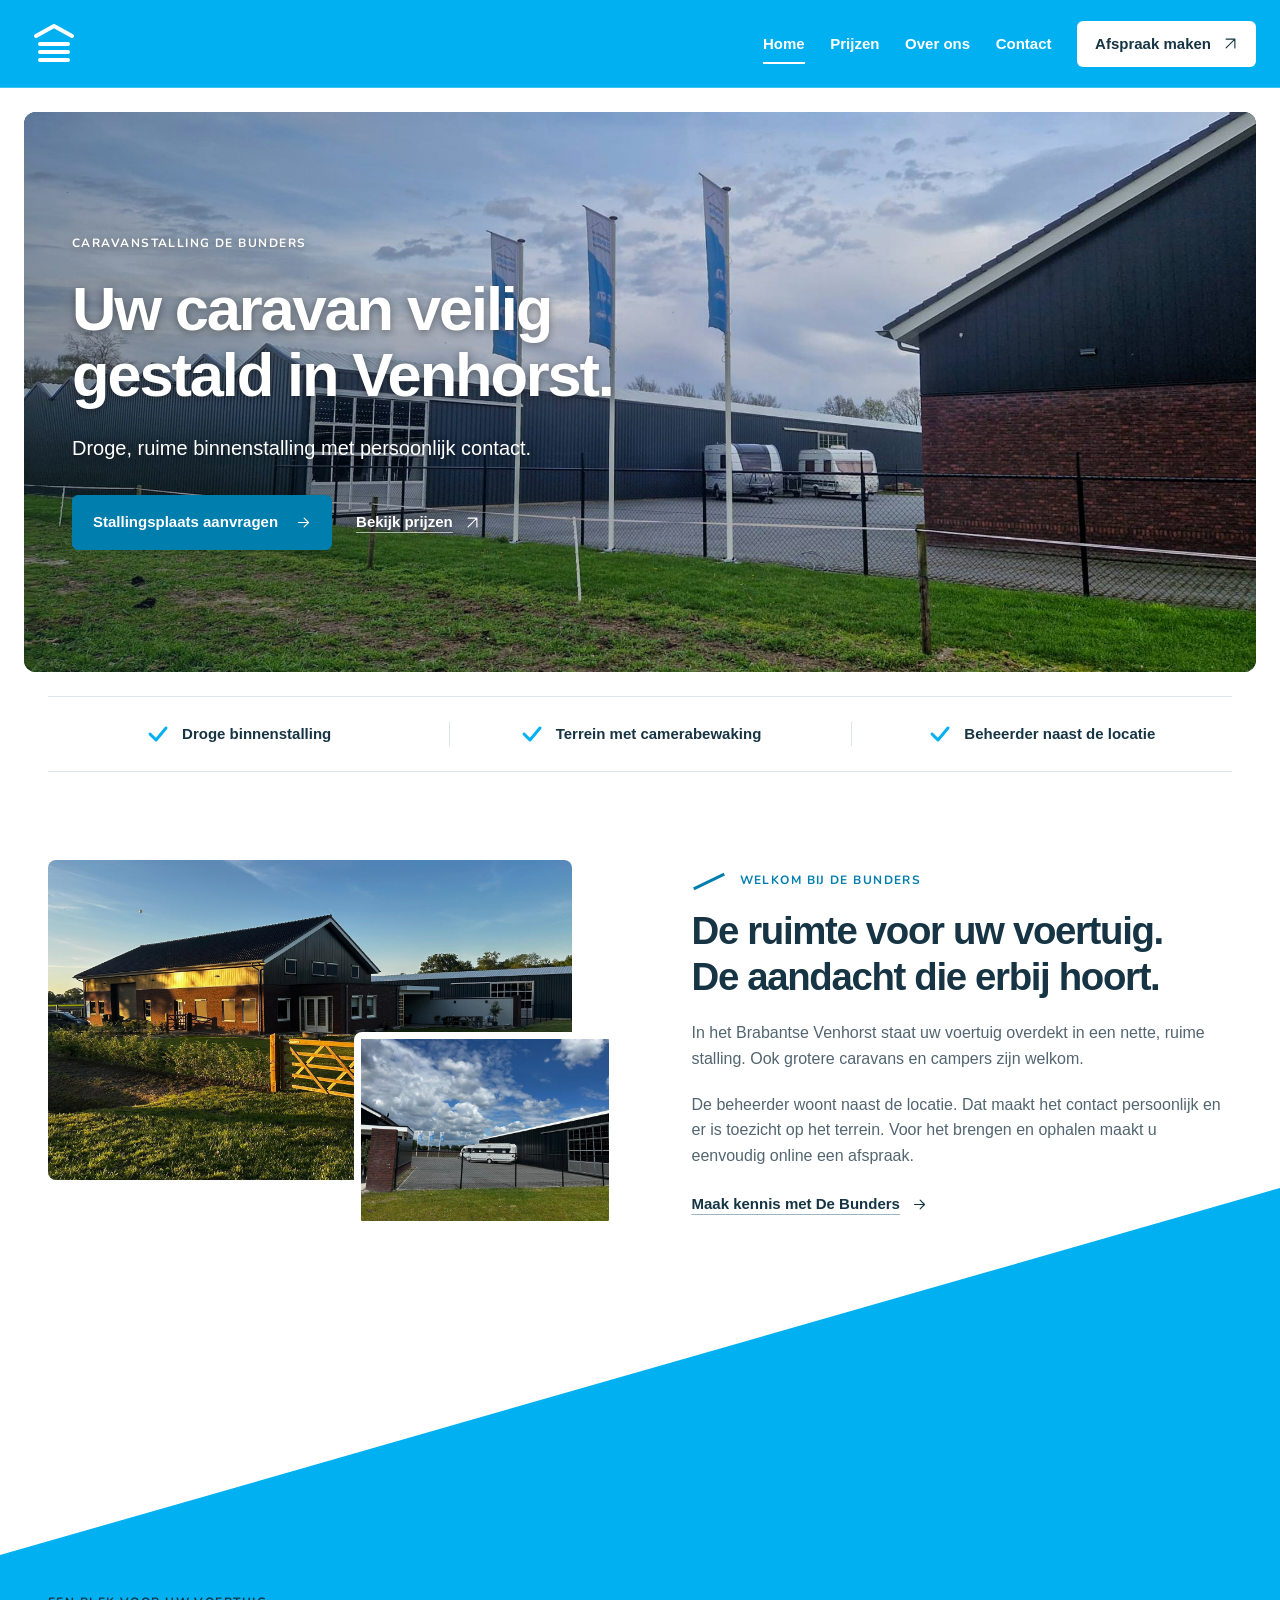
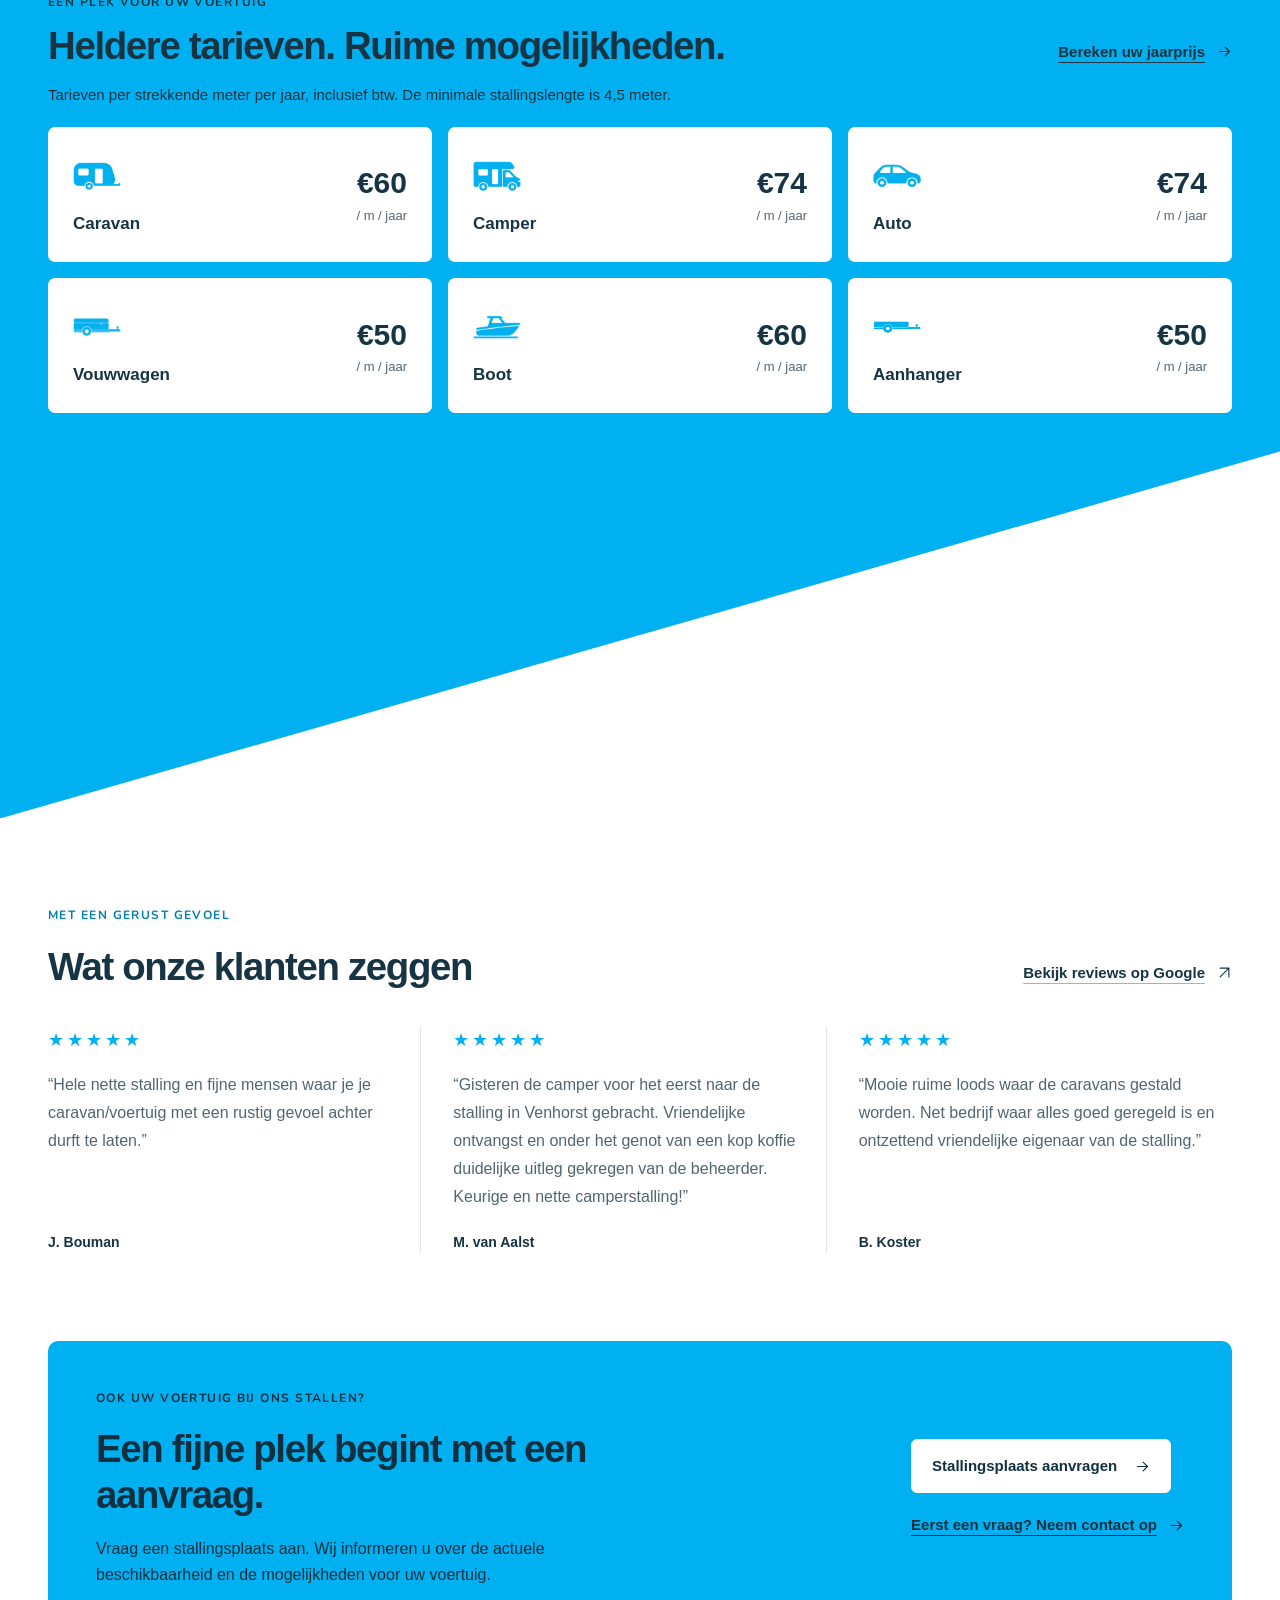
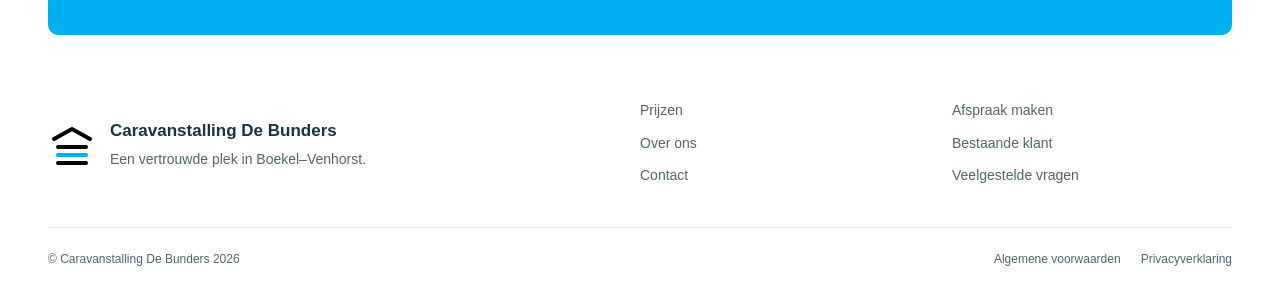
<file: index.html>
<!DOCTYPE html>
<html lang="nl">
<head>
  <meta charset="UTF-8">
  <meta name="viewport" content="width=device-width, initial-scale=1.0">
  <meta name="description" content="Veilige, droge en ruime binnenstalling in Venhorst voor uw caravan, camper en andere voertuigen. Bekijk onze tarieven of vraag een stallingsplaats aan bij De Bunders.">
  <title>Caravanstalling De Bunders | Veilig gestald in Venhorst</title>
  <link rel="stylesheet" href="assets/css/style.css">
  <link rel="stylesheet" href="assets/css/home.css">
  <link rel="icon" type="image/svg+xml" href="assets/images/favicon.svg">
</head>
<body class="home-page">
  <a class="skip-link" href="#inhoud">Ga naar de inhoud</a>
  <header class="navbar">
    <a href="index.html" class="navbar-logo" aria-label="Caravanstalling De Bunders ? home">
      <svg class="navbar-mark" viewBox="0 0 48 48" aria-hidden="true" focusable="false"><path d="M6 16 24 6 42 16M10 24h28M10 32h28M10 40h28"/></svg>
    </a>
    <button class="nav-toggle" type="button" aria-expanded="false" aria-controls="hoofdmenu">
      <span class="sr-only">Menu openen</span>
      <svg class="navbar-mark" viewBox="0 0 48 48" aria-hidden="true" focusable="false"><path d="M6 16 24 6 42 16M10 24h28M10 32h28M10 40h28"/></svg>
    </button>
    <nav class="nav-links" id="hoofdmenu" aria-label="Hoofdnavigatie">
      <a href="index.html" aria-current="page">Home</a>
      <a href="prijzen.html">Prijzen</a>
      <a href="over.html">Over ons</a>
      <a href="contact.html">Contact</a>
      <a href="bestaande-klant.html#afspraak-maken" class="nav-appointment">Afspraak maken <svg class="ui-arrow" viewBox="0 0 24 24" aria-hidden="true" focusable="false"><path d="M5 19 19 5M5 5h14v14"/></svg></a>
    </nav>
  </header>
  <main id="inhoud">
    <section class="home-hero" aria-labelledby="welkom-titel">
      <img class="home-hero-photo" src="assets/images/Home.jpg" alt="Het stallingsgebouw van De Bunders met vlaggen en caravans op het afgesloten terrein" width="2160" height="1440" fetchpriority="high" decoding="async">
      <div class="home-hero-content home-wrap">
        <p class="home-eyebrow">Caravanstalling De Bunders</p>
        <h1 id="welkom-titel">Uw caravan veilig gestald in Venhorst.</h1>
        <p class="home-hero-lead">Droge, ruime binnenstalling met persoonlijk contact.</p>
        <div class="home-actions">
          <a href="klant-worden.html" class="home-button">Stallingsplaats aanvragen <svg class="ui-arrow" viewBox="0 0 24 24" aria-hidden="true" focusable="false"><path d="M4 12h16M13 5l7 7-7 7"/></svg></a>
          <a href="prijzen.html" class="home-text-link">Bekijk prijzen <svg class="ui-arrow" viewBox="0 0 24 24" aria-hidden="true" focusable="false"><path d="M5 19 19 5M5 5h14v14"/></svg></a>
        </div>
      </div>
    </section>
    <div class="home-assurances home-wrap" aria-label="De voordelen van onze stalling">
      <p><svg class="home-roof-check" viewBox="0 0 24 24" aria-hidden="true" focusable="false"><path d="M4 12 10 18 20 6"/></svg> Droge binnenstalling</p>
      <p><svg class="home-roof-check" viewBox="0 0 24 24" aria-hidden="true" focusable="false"><path d="M4 12 10 18 20 6"/></svg> Terrein met camerabewaking</p>
      <p><svg class="home-roof-check" viewBox="0 0 24 24" aria-hidden="true" focusable="false"><path d="M4 12 10 18 20 6"/></svg> Beheerder naast de locatie</p>
    </div>
    <section class="home-location home-wrap home-section" aria-labelledby="locatie-titel">
      <div class="home-location-photos">
        <img class="home-location-main" src="assets/images/Stalling afbeelding over.jpeg" alt="De stalling en de naastgelegen woning in de avondzon" width="4032" height="2268" loading="lazy" decoding="async">
        <img class="home-location-detail" src="assets/images/Foto Stalling 3.jpeg" alt="Caravan op het ruime, afgesloten terrein voor de stallingsloods" width="1600" height="1200" loading="lazy" decoding="async">
      </div>
      <div class="home-location-copy">
        <p class="home-eyebrow">Welkom bij De Bunders</p>
        <h2 id="locatie-titel">De ruimte voor uw voertuig.<br>De aandacht die erbij hoort.</h2>
        <p>In het Brabantse Venhorst staat uw voertuig overdekt in een nette, ruime stalling. Ook grotere caravans en campers zijn welkom.</p>
        <p>De beheerder woont naast de locatie. Dat maakt het contact persoonlijk en er is toezicht op het terrein. Voor het brengen en ophalen maakt u eenvoudig online een afspraak.</p>
        <a href="over.html" class="home-text-link">Maak kennis met De Bunders <svg class="ui-arrow" viewBox="0 0 24 24" aria-hidden="true" focusable="false"><path d="M4 12h16M13 5l7 7-7 7"/></svg></a>
      </div>
    </section>
    <section class="home-rates home-section home-diagonal-band" aria-labelledby="tarieven-titel">
      <div class="home-wrap">
        <div class="home-section-heading">
          <div><p class="home-eyebrow">Een plek voor uw voertuig</p><h2 id="tarieven-titel">Heldere tarieven. Ruime mogelijkheden.</h2></div>
          <a href="prijzen.html" class="home-text-link">Bereken uw jaarprijs <svg class="ui-arrow" viewBox="0 0 24 24" aria-hidden="true" focusable="false"><path d="M4 12h16M13 5l7 7-7 7"/></svg></a>
        </div>
        <p class="home-rates-intro">Tarieven per strekkende meter per jaar, inclusief btw. De minimale stallingslengte is 4,5 meter.</p>
        <dl class="home-vehicle-grid">
          <div class="home-vehicle"><dt><img src="assets/images/Caravan.png" alt="" width="48" height="48" loading="lazy">Caravan</dt><dd>€60 <span>/ m / jaar</span></dd></div>
          <div class="home-vehicle"><dt><img src="assets/images/Camper.png" alt="" width="48" height="48" loading="lazy">Camper</dt><dd>€74 <span>/ m / jaar</span></dd></div>
          <div class="home-vehicle"><dt><img src="assets/images/Auto.png" alt="" width="48" height="48" loading="lazy">Auto</dt><dd>€74 <span>/ m / jaar</span></dd></div>
          <div class="home-vehicle"><dt><img src="assets/images/Vouwwagen.png" alt="" width="48" height="48" loading="lazy">Vouwwagen</dt><dd>€50 <span>/ m / jaar</span></dd></div>
          <div class="home-vehicle"><dt><img src="assets/images/Boot.png" alt="" width="48" height="48" loading="lazy">Boot</dt><dd>€60 <span>/ m / jaar</span></dd></div>
          <div class="home-vehicle"><dt><img src="assets/images/Aanhanger2.png" alt="" width="48" height="48" loading="lazy">Aanhanger</dt><dd>€50 <span>/ m / jaar</span></dd></div>
        </dl>
      </div>
    </section>
    <section class="home-reviews home-wrap home-section" aria-labelledby="ervaringen-titel">
      <div class="home-section-heading">
        <div><p class="home-eyebrow">Met een gerust gevoel</p><h2 id="ervaringen-titel">Wat onze klanten zeggen</h2></div>
        <a href="https://www.google.com/search?q=Caravanstalling+De+Bunders+Venhorst+reviews" target="_blank" rel="noopener noreferrer" class="home-text-link">Bekijk reviews op Google <svg class="ui-arrow" viewBox="0 0 24 24" aria-hidden="true" focusable="false"><path d="M5 19 19 5M5 5h14v14"/></svg></a>
      </div>
      <div class="home-review-grid">
        <figure class="home-review">
          <div class="home-stars" role="img" aria-label="5 van 5 sterren">★★★★★</div>
          <blockquote><p>“Hele nette stalling en fijne mensen waar je je caravan/voertuig met een rustig gevoel achter durft te laten.”</p></blockquote>
          <figcaption>J. Bouman</figcaption>
        </figure>
        <figure class="home-review">
          <div class="home-stars" role="img" aria-label="5 van 5 sterren">★★★★★</div>
          <blockquote><p>“Gisteren de camper voor het eerst naar de stalling in Venhorst gebracht. Vriendelijke ontvangst en onder het genot van een kop koffie duidelijke uitleg gekregen van de beheerder. Keurige en nette camperstalling!”</p></blockquote>
          <figcaption>M. van Aalst</figcaption>
        </figure>
        <figure class="home-review">
          <div class="home-stars" role="img" aria-label="5 van 5 sterren">★★★★★</div>
          <blockquote><p>“Mooie ruime loods waar de caravans gestald worden. Net bedrijf waar alles goed geregeld is en ontzettend vriendelijke eigenaar van de stalling.”</p></blockquote>
          <figcaption>B. Koster</figcaption>
        </figure>
      </div>
    </section>
    <section class="home-request home-wrap" aria-labelledby="aanvraag-titel">
      <div>
        <p class="home-eyebrow">Ook uw voertuig bij ons stallen?</p>
        <h2 id="aanvraag-titel">Een fijne plek begint met een aanvraag.</h2>
        <p>Vraag een stallingsplaats aan. Wij informeren u over de actuele beschikbaarheid en de mogelijkheden voor uw voertuig.</p>
      </div>
      <div class="home-request-actions">
        <a href="klant-worden.html" class="home-button">Stallingsplaats aanvragen <svg class="ui-arrow" viewBox="0 0 24 24" aria-hidden="true" focusable="false"><path d="M4 12h16M13 5l7 7-7 7"/></svg></a>
        <a href="contact.html" class="home-text-link">Eerst een vraag? Neem contact op <svg class="ui-arrow" viewBox="0 0 24 24" aria-hidden="true" focusable="false"><path d="M4 12h16M13 5l7 7-7 7"/></svg></a>
      </div>
    </section>
  </main>
  <footer class="home-footer home-wrap">
    <div class="home-footer-grid">
      <div class="home-footer-identity"><img class="home-footer-mark" src="assets/images/favicon.svg" alt="" width="48" height="48" loading="lazy"><div><p class="home-footer-brand">Caravanstalling De Bunders</p><p>Een vertrouwde plek in Boekel–Venhorst.</p></div></div>
      <nav aria-label="Meer informatie"><a href="prijzen.html">Prijzen</a><a href="over.html">Over ons</a><a href="contact.html">Contact</a></nav>
      <nav aria-label="Voor onze klanten"><a href="bestaande-klant.html#afspraak-maken">Afspraak maken</a><a href="bestaande-klant.html">Bestaande klant</a><a href="bestaande-klant.html#faq">Veelgestelde vragen</a></nav>
    </div>
    <div class="home-footer-bottom"><p>© Caravanstalling De Bunders 2026</p><div><a href="algemene-voorwaarden.html">Algemene voorwaarden</a><a href="privacyverklaring.html">Privacyverklaring</a></div></div>
  </footer>
  <script src="assets/js/navigation.js"></script>
</body>
</html>
</file>
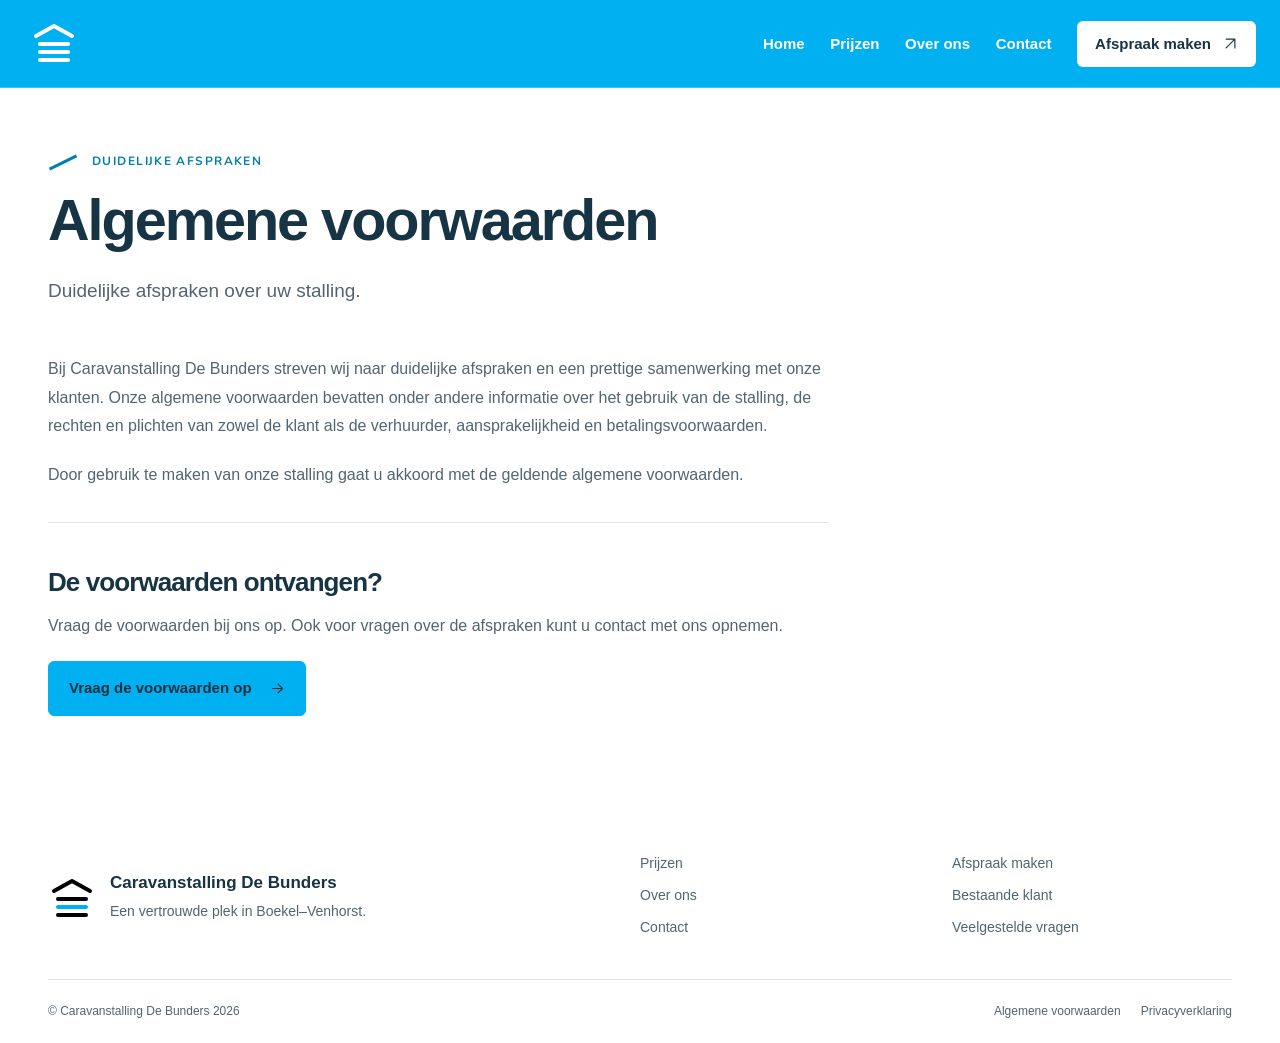
<file: algemene-voorwaarden.html>
<!DOCTYPE html>
<html lang="nl">
<head>
  <meta charset="UTF-8">
  <meta name="viewport" content="width=device-width, initial-scale=1.0">
  <meta name="description" content="Lees hoe de algemene voorwaarden van Caravanstalling De Bunders worden verstrekt en neem contact op bij vragen.">
  <title>Algemene voorwaarden | Caravanstalling De Bunders</title>
  <link rel="stylesheet" href="assets/css/style.css">
  <link rel="stylesheet" href="assets/css/home.css">
  <link rel="stylesheet" href="assets/css/subpage.css">
  <link rel="icon" type="image/svg+xml" href="assets/images/favicon.svg">
</head>
<body class="home-page subpage">
  <a class="skip-link" href="#inhoud">Ga naar de inhoud</a>
  <header class="navbar">
    <a href="index.html" class="navbar-logo" aria-label="Caravanstalling De Bunders ? home">
      <svg class="navbar-mark" viewBox="0 0 48 48" aria-hidden="true" focusable="false"><path d="M6 16 24 6 42 16M10 24h28M10 32h28M10 40h28"/></svg>
    </a>
    <button class="nav-toggle" type="button" aria-expanded="false" aria-controls="hoofdmenu">
      <span class="sr-only">Menu openen</span>
      <svg class="navbar-mark" viewBox="0 0 48 48" aria-hidden="true" focusable="false"><path d="M6 16 24 6 42 16M10 24h28M10 32h28M10 40h28"/></svg>
    </button>
    <nav class="nav-links" id="hoofdmenu" aria-label="Hoofdnavigatie">
      <a href="index.html">Home</a>
      <a href="prijzen.html">Prijzen</a>
      <a href="over.html">Over ons</a>
      <a href="contact.html">Contact</a>
      <a href="bestaande-klant.html#afspraak-maken" class="nav-appointment">Afspraak maken <svg class="ui-arrow" viewBox="0 0 24 24" aria-hidden="true" focusable="false"><path d="M5 19 19 5M5 5h14v14"/></svg></a>
    </nav>
  </header>
  <main id="inhoud">
<section class="page-intro home-wrap "><div><p class="home-eyebrow">Duidelijke afspraken</p><h1>Algemene voorwaarden</h1><p class="home-lead">Duidelijke afspraken over uw stalling.</p></div></section><article class="page-legal home-wrap" aria-label="Algemene voorwaarden"><p>Bij Caravanstalling De Bunders streven wij naar duidelijke afspraken en een prettige samenwerking met onze klanten. Onze algemene voorwaarden bevatten onder andere informatie over het gebruik van de stalling, de rechten en plichten van zowel de klant als de verhuurder, aansprakelijkheid en betalingsvoorwaarden.</p><p>Door gebruik te maken van onze stalling gaat u akkoord met de geldende algemene voorwaarden.</p><div class="page-legal-request"><h2>De voorwaarden ontvangen?</h2><p>Vraag de voorwaarden bij ons op. Ook voor vragen over de afspraken kunt u contact met ons opnemen.</p><a href="contact.html" class="home-button">Vraag de voorwaarden op <svg class="ui-arrow" viewBox="0 0 24 24" aria-hidden="true" focusable="false"><path d="M4 12h16M13 5l7 7-7 7"/></svg></a></div></article>
  </main>
  <footer class="home-footer home-wrap">
    <div class="home-footer-grid">
      <div class="home-footer-identity"><img class="home-footer-mark" src="assets/images/favicon.svg" alt="" width="48" height="48" loading="lazy"><div><p class="home-footer-brand">Caravanstalling De Bunders</p><p>Een vertrouwde plek in Boekel–Venhorst.</p></div></div>
      <nav aria-label="Meer informatie"><a href="prijzen.html">Prijzen</a><a href="over.html">Over ons</a><a href="contact.html">Contact</a></nav>
      <nav aria-label="Voor onze klanten"><a href="bestaande-klant.html#afspraak-maken">Afspraak maken</a><a href="bestaande-klant.html">Bestaande klant</a><a href="bestaande-klant.html#faq">Veelgestelde vragen</a></nav>
    </div>
    <div class="home-footer-bottom"><p>© Caravanstalling De Bunders 2026</p><div><a href="algemene-voorwaarden.html">Algemene voorwaarden</a><a href="privacyverklaring.html">Privacyverklaring</a></div></div>
  </footer>
  <script src="assets/js/navigation.js"></script>

</body>
</html>
</file>
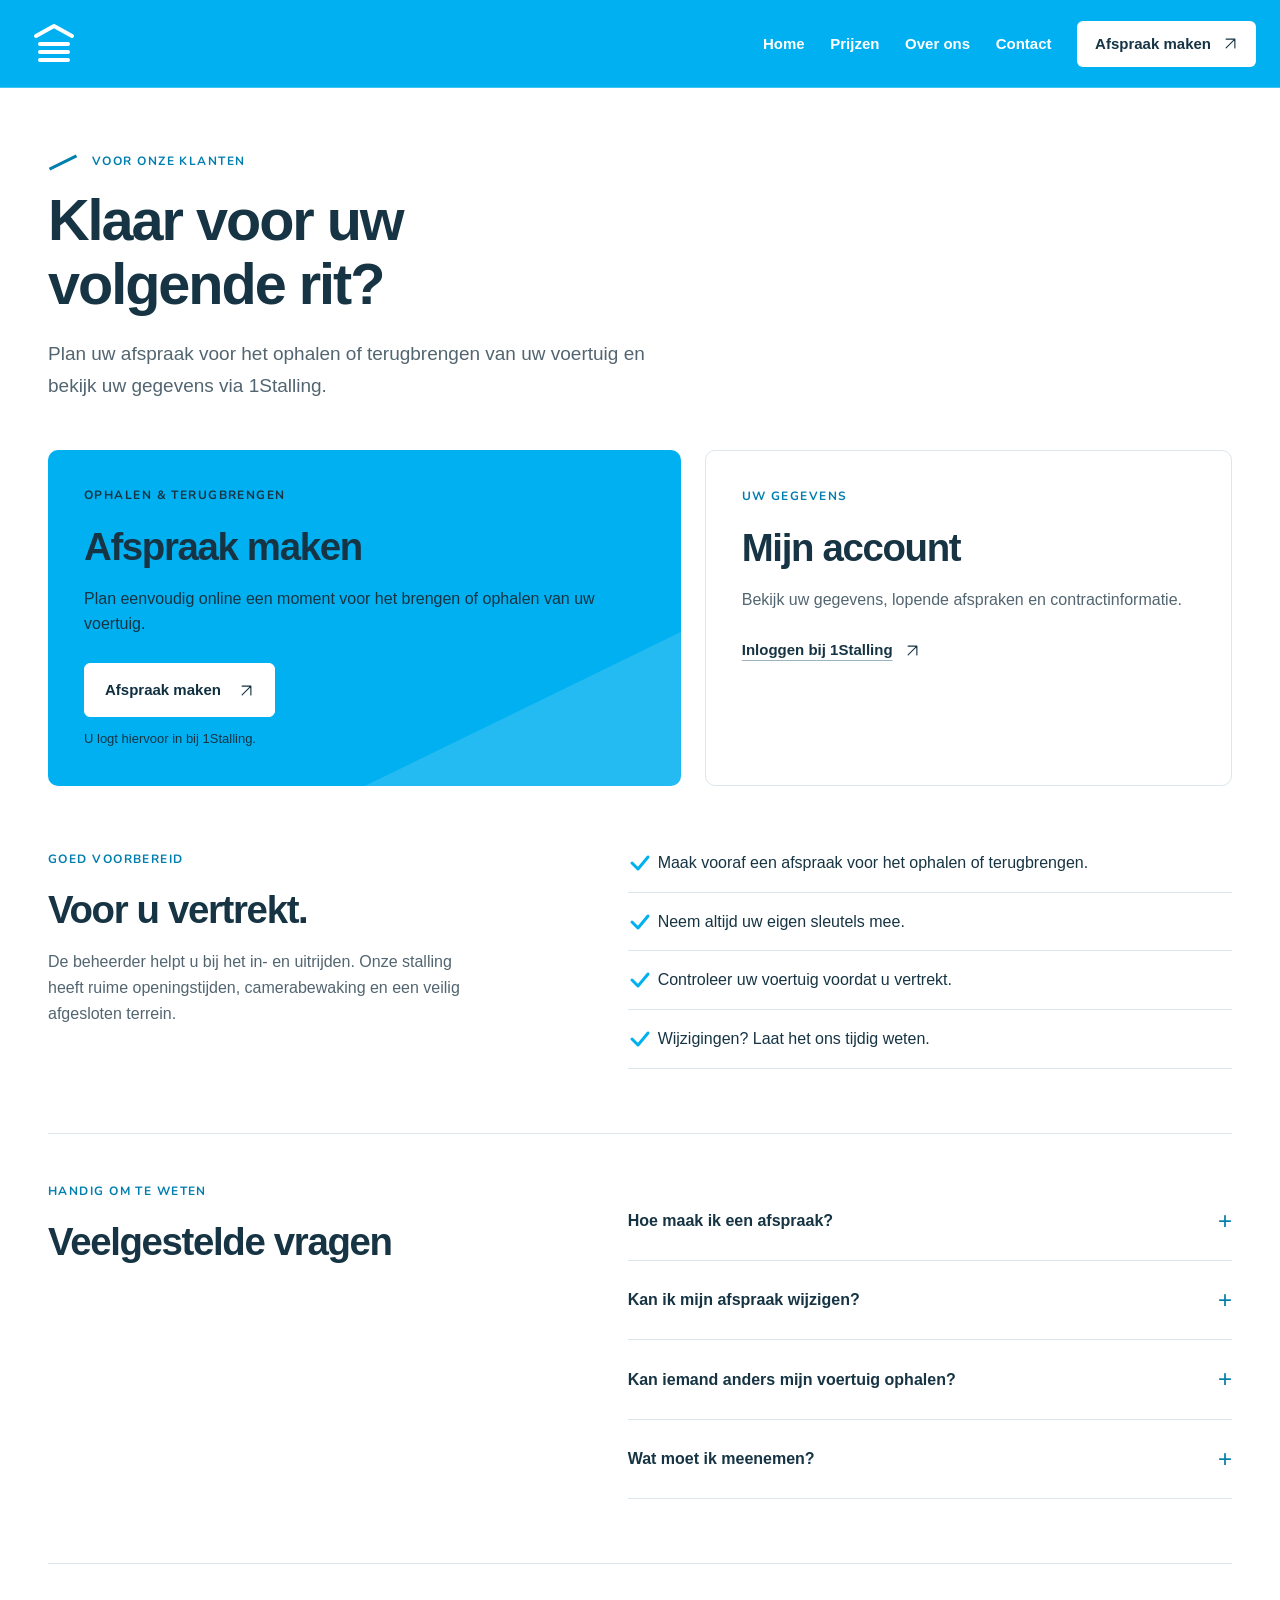
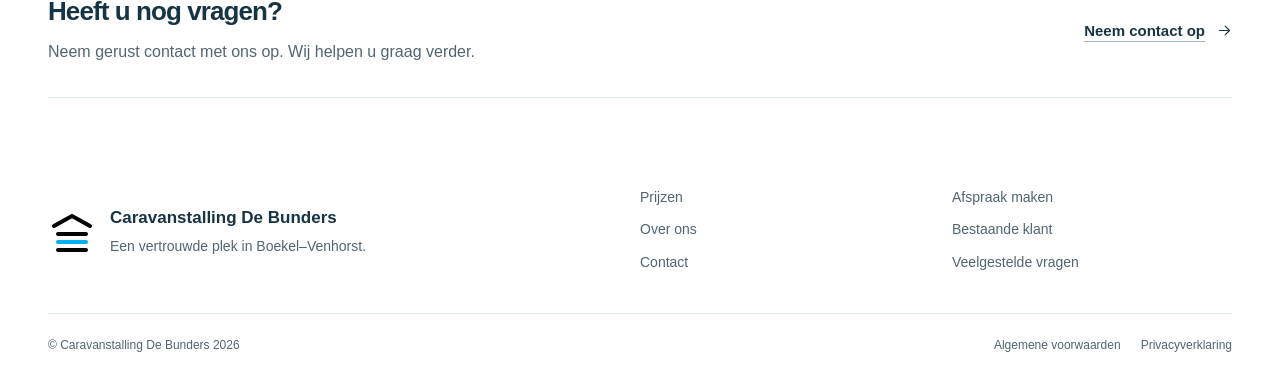
<file: bestaande-klant.html>
<!DOCTYPE html>
<html lang="nl">
<head>
  <meta charset="UTF-8">
  <meta name="viewport" content="width=device-width, initial-scale=1.0">
  <meta name="description" content="Plan als bestaande klant een afspraak en bekijk praktische informatie voor Caravanstalling De Bunders.">
  <title>Bestaande klant | Caravanstalling De Bunders</title>
  <link rel="stylesheet" href="assets/css/style.css">
  <link rel="stylesheet" href="assets/css/home.css">
  <link rel="stylesheet" href="assets/css/subpage.css">
  <link rel="icon" type="image/svg+xml" href="assets/images/favicon.svg">
</head>
<body class="home-page subpage">
  <a class="skip-link" href="#inhoud">Ga naar de inhoud</a>
  <header class="navbar">
    <a href="index.html" class="navbar-logo" aria-label="Caravanstalling De Bunders ? home">
      <svg class="navbar-mark" viewBox="0 0 48 48" aria-hidden="true" focusable="false"><path d="M6 16 24 6 42 16M10 24h28M10 32h28M10 40h28"/></svg>
    </a>
    <button class="nav-toggle" type="button" aria-expanded="false" aria-controls="hoofdmenu">
      <span class="sr-only">Menu openen</span>
      <svg class="navbar-mark" viewBox="0 0 48 48" aria-hidden="true" focusable="false"><path d="M6 16 24 6 42 16M10 24h28M10 32h28M10 40h28"/></svg>
    </button>
    <nav class="nav-links" id="hoofdmenu" aria-label="Hoofdnavigatie">
      <a href="index.html">Home</a>
      <a href="prijzen.html">Prijzen</a>
      <a href="over.html">Over ons</a>
      <a href="contact.html">Contact</a>
      <a href="bestaande-klant.html#afspraak-maken" class="nav-appointment">Afspraak maken <svg class="ui-arrow" viewBox="0 0 24 24" aria-hidden="true" focusable="false"><path d="M5 19 19 5M5 5h14v14"/></svg></a>
    </nav>
  </header>
  <main id="inhoud">
<section class="page-intro home-wrap "><div><p class="home-eyebrow">Voor onze klanten</p><h1>Klaar voor uw<br>volgende rit?</h1><p class="home-lead">Plan uw afspraak voor het ophalen of terugbrengen van uw voertuig en bekijk uw gegevens via 1Stalling.</p></div></section>
<section class="page-customer-actions home-wrap" aria-label="Direct regelen">
  <div class="page-action-primary" id="afspraak-maken"><p class="home-eyebrow">Ophalen &amp; terugbrengen</p><h2>Afspraak maken</h2><p>Plan eenvoudig online een moment voor het brengen of ophalen van uw voertuig.</p><a href="https://1stalling.nl/login" class="home-button" target="_blank" rel="noopener noreferrer">Afspraak maken <svg class="ui-arrow" viewBox="0 0 24 24" aria-hidden="true" focusable="false"><path d="M5 19 19 5M5 5h14v14"/></svg></a><p class="field-hint">U logt hiervoor in bij 1Stalling.</p></div>
  <div class="page-action-secondary"><p class="home-eyebrow">Uw gegevens</p><h2>Mijn account</h2><p>Bekijk uw gegevens, lopende afspraken en contractinformatie.</p><a href="https://1stalling.nl/login" class="home-text-link" target="_blank" rel="noopener noreferrer">Inloggen bij 1Stalling <svg class="ui-arrow" viewBox="0 0 24 24" aria-hidden="true" focusable="false"><path d="M5 19 19 5M5 5h14v14"/></svg></a></div>
</section>
<section class="home-wrap page-section page-practical" aria-labelledby="praktisch-titel"><div><p class="home-eyebrow">Goed voorbereid</p><h2 id="praktisch-titel">Voor u vertrekt.</h2><p>De beheerder helpt u bij het in- en uitrijden. Onze stalling heeft ruime openingstijden, camerabewaking en een veilig afgesloten terrein.</p></div><ul class="page-checklist"><li><svg class="home-roof-check" viewBox="0 0 24 24" aria-hidden="true" focusable="false"><path d="M4 12 10 18 20 6"/></svg>Maak vooraf een afspraak voor het ophalen of terugbrengen.</li><li><svg class="home-roof-check" viewBox="0 0 24 24" aria-hidden="true" focusable="false"><path d="M4 12 10 18 20 6"/></svg>Neem altijd uw eigen sleutels mee.</li><li><svg class="home-roof-check" viewBox="0 0 24 24" aria-hidden="true" focusable="false"><path d="M4 12 10 18 20 6"/></svg>Controleer uw voertuig voordat u vertrekt.</li><li><svg class="home-roof-check" viewBox="0 0 24 24" aria-hidden="true" focusable="false"><path d="M4 12 10 18 20 6"/></svg>Wijzigingen? Laat het ons tijdig weten.</li></ul></section>
<section class="home-wrap page-section page-faq-section" aria-labelledby="faq"><div><p class="home-eyebrow">Handig om te weten</p><h2 id="faq">Veelgestelde vragen</h2></div><div><details class="page-faq"><summary>Hoe maak ik een afspraak?</summary><div><p>Via de knop <strong>Afspraak maken</strong> kunt u eenvoudig online een afspraak plannen voor het brengen of ophalen van uw voertuig.</p></div></details><details class="page-faq"><summary>Kan ik mijn afspraak wijzigen?</summary><div><p>Ja. Neem tijdig contact met ons op zodat we samen een nieuw moment kunnen plannen.</p></div></details><details class="page-faq"><summary>Kan iemand anders mijn voertuig ophalen?</summary><div><p>Ja, mits dit vooraf aan ons is doorgegeven.</p></div></details><details class="page-faq"><summary>Wat moet ik meenemen?</summary><div><p>Neem altijd uw sleutels mee en controleer uw voertuig voordat u vertrekt.</p></div></details></div></section>
<section class="page-note home-wrap"><div><h2>Heeft u nog vragen?</h2><p>Neem gerust contact met ons op. Wij helpen u graag verder.</p></div><a href="contact.html" class="home-text-link">Neem contact op <svg class="ui-arrow" viewBox="0 0 24 24" aria-hidden="true" focusable="false"><path d="M4 12h16M13 5l7 7-7 7"/></svg></a></section>

  </main>
  <footer class="home-footer home-wrap">
    <div class="home-footer-grid">
      <div class="home-footer-identity"><img class="home-footer-mark" src="assets/images/favicon.svg" alt="" width="48" height="48" loading="lazy"><div><p class="home-footer-brand">Caravanstalling De Bunders</p><p>Een vertrouwde plek in Boekel–Venhorst.</p></div></div>
      <nav aria-label="Meer informatie"><a href="prijzen.html">Prijzen</a><a href="over.html">Over ons</a><a href="contact.html">Contact</a></nav>
      <nav aria-label="Voor onze klanten"><a href="bestaande-klant.html#afspraak-maken">Afspraak maken</a><a href="bestaande-klant.html">Bestaande klant</a><a href="bestaande-klant.html#faq">Veelgestelde vragen</a></nav>
    </div>
    <div class="home-footer-bottom"><p>© Caravanstalling De Bunders 2026</p><div><a href="algemene-voorwaarden.html">Algemene voorwaarden</a><a href="privacyverklaring.html">Privacyverklaring</a></div></div>
  </footer>
  <script src="assets/js/navigation.js"></script>

</body>
</html>
</file>
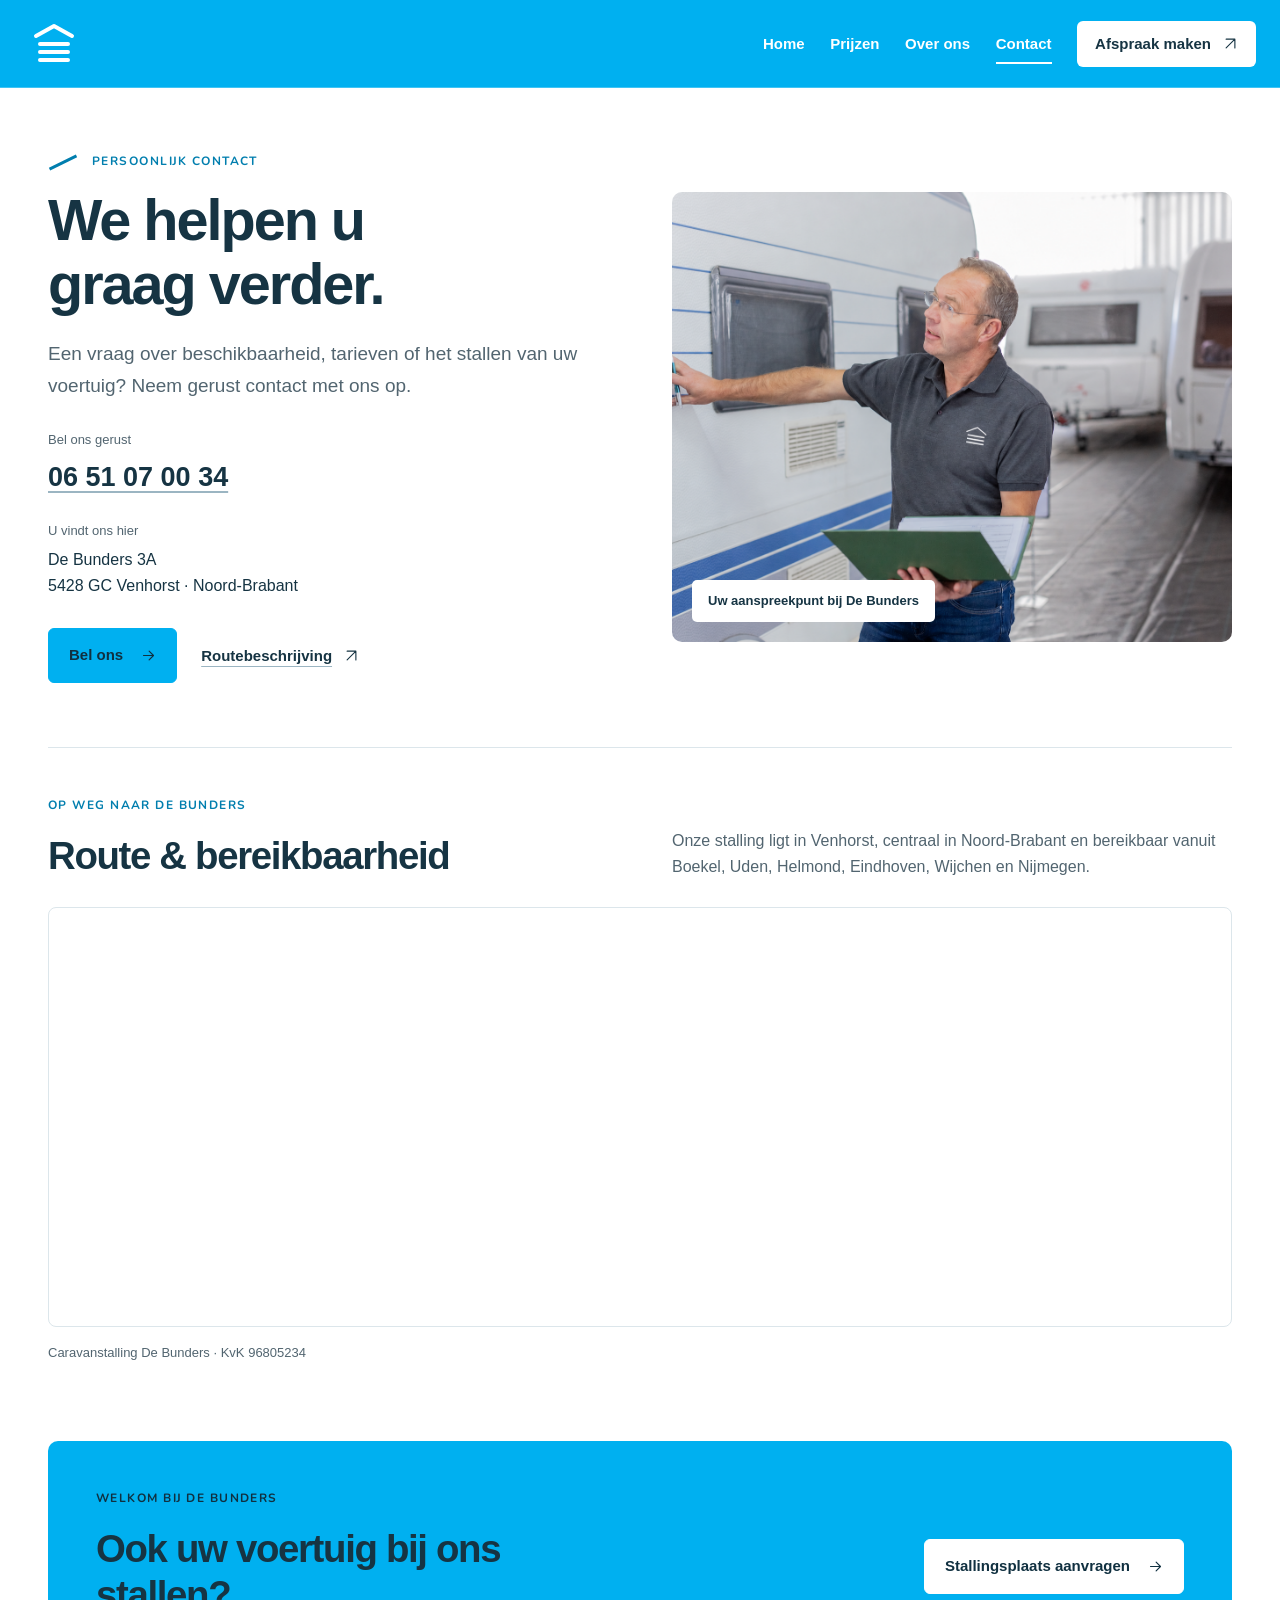
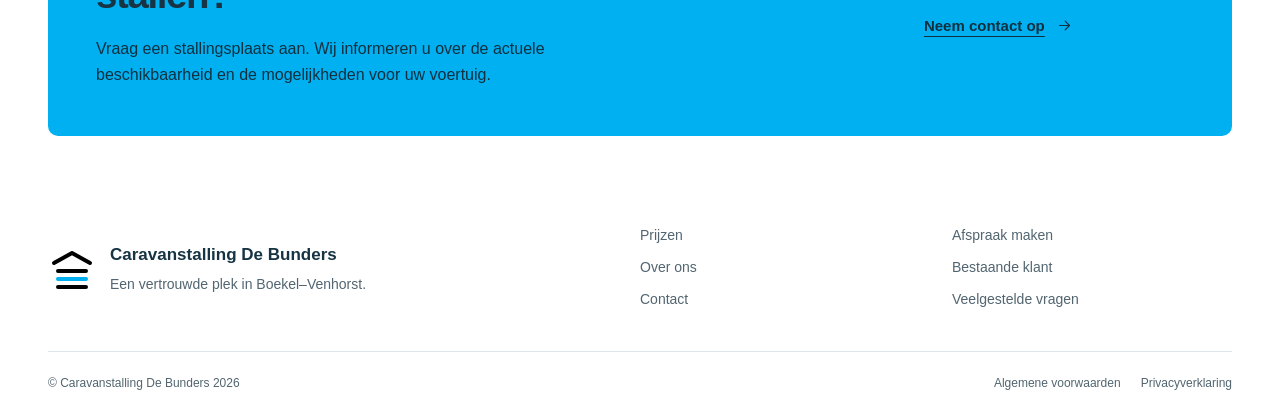
<file: contact.html>
<!DOCTYPE html>
<html lang="nl">
<head>
  <meta charset="UTF-8">
  <meta name="viewport" content="width=device-width, initial-scale=1.0">
  <meta name="description" content="Neem contact op met Caravanstalling De Bunders aan De Bunders 3A in Venhorst voor beschikbaarheid en vragen.">
  <title>Contact | Caravanstalling De Bunders</title>
  <link rel="stylesheet" href="assets/css/style.css">
  <link rel="stylesheet" href="assets/css/home.css">
  <link rel="stylesheet" href="assets/css/subpage.css">
  <link rel="icon" type="image/svg+xml" href="assets/images/favicon.svg">
</head>
<body class="home-page subpage">
  <a class="skip-link" href="#inhoud">Ga naar de inhoud</a>
  <header class="navbar">
    <a href="index.html" class="navbar-logo" aria-label="Caravanstalling De Bunders ? home">
      <svg class="navbar-mark" viewBox="0 0 48 48" aria-hidden="true" focusable="false"><path d="M6 16 24 6 42 16M10 24h28M10 32h28M10 40h28"/></svg>
    </a>
    <button class="nav-toggle" type="button" aria-expanded="false" aria-controls="hoofdmenu">
      <span class="sr-only">Menu openen</span>
      <svg class="navbar-mark" viewBox="0 0 48 48" aria-hidden="true" focusable="false"><path d="M6 16 24 6 42 16M10 24h28M10 32h28M10 40h28"/></svg>
    </button>
    <nav class="nav-links" id="hoofdmenu" aria-label="Hoofdnavigatie">
      <a href="index.html">Home</a>
      <a href="prijzen.html">Prijzen</a>
      <a href="over.html">Over ons</a>
      <a href="contact.html" aria-current="page">Contact</a>
      <a href="bestaande-klant.html#afspraak-maken" class="nav-appointment">Afspraak maken <svg class="ui-arrow" viewBox="0 0 24 24" aria-hidden="true" focusable="false"><path d="M5 19 19 5M5 5h14v14"/></svg></a>
    </nav>
  </header>
  <main id="inhoud">
<section class="page-intro home-wrap page-intro-split"><div><p class="home-eyebrow">Persoonlijk contact</p><h1>We helpen u<br>graag verder.</h1><p class="home-lead">Een vraag over beschikbaarheid, tarieven of het stallen van uw voertuig? Neem gerust contact met ons op.</p><div class="page-contact-details"><div><span class="detail-label">Bel ons gerust</span><a class="page-phone" href="tel:+31651070034">06 51 07 00 34</a></div><div><span class="detail-label">U vindt ons hier</span><address>De Bunders 3A<br>5428 GC Venhorst · Noord-Brabant</address></div></div><div class="home-actions"><a href="tel:+31651070034" class="home-button">Bel ons <svg class="ui-arrow" viewBox="0 0 24 24" aria-hidden="true" focusable="false"><path d="M4 12h16M13 5l7 7-7 7"/></svg></a><a href="https://www.google.com/maps/dir/?api=1&amp;destination=De+Bunders+3A%2C+5428+GC+Venhorst" class="home-text-link" target="_blank" rel="noopener noreferrer">Routebeschrijving <svg class="ui-arrow" viewBox="0 0 24 24" aria-hidden="true" focusable="false"><path d="M5 19 19 5M5 5h14v14"/></svg></a></div></div><figure class="home-intro-photo contact-photo"><img src="assets/images/Egbert-de-bunders.png" alt="Beheerder van Caravanstalling De Bunders" fetchpriority="high" decoding="async"><figcaption>Uw aanspreekpunt bij De Bunders</figcaption></figure></section>
<section class="home-wrap page-section page-route" aria-labelledby="route-titel"><div class="page-section-heading"><div><p class="home-eyebrow">Op weg naar De Bunders</p><h2 id="route-titel">Route &amp; bereikbaarheid</h2></div><p>Onze stalling ligt in Venhorst, centraal in Noord-Brabant en bereikbaar vanuit Boekel, Uden, Helmond, Eindhoven, Wijchen en Nijmegen.</p></div><iframe src="https://www.google.com/maps?q=De+Bunders+3A+Venhorst&amp;output=embed" title="Kaart met de locatie van Caravanstalling De Bunders" width="1240" height="420" loading="lazy"></iframe><p class="page-company">Caravanstalling De Bunders · KvK 96805234</p></section>
<section class="home-request home-wrap"><div><p class="home-eyebrow">Welkom bij De Bunders</p><h2>Ook uw voertuig bij ons stallen?</h2><p>Vraag een stallingsplaats aan. Wij informeren u over de actuele beschikbaarheid en de mogelijkheden voor uw voertuig.</p></div><div class="home-request-actions"><a href="klant-worden.html" class="home-button">Stallingsplaats aanvragen <svg class="ui-arrow" viewBox="0 0 24 24" aria-hidden="true" focusable="false"><path d="M4 12h16M13 5l7 7-7 7"/></svg></a><a href="contact.html" class="home-text-link">Neem contact op <svg class="ui-arrow" viewBox="0 0 24 24" aria-hidden="true" focusable="false"><path d="M4 12h16M13 5l7 7-7 7"/></svg></a></div></section>
  </main>
  <footer class="home-footer home-wrap">
    <div class="home-footer-grid">
      <div class="home-footer-identity"><img class="home-footer-mark" src="assets/images/favicon.svg" alt="" width="48" height="48" loading="lazy"><div><p class="home-footer-brand">Caravanstalling De Bunders</p><p>Een vertrouwde plek in Boekel–Venhorst.</p></div></div>
      <nav aria-label="Meer informatie"><a href="prijzen.html">Prijzen</a><a href="over.html">Over ons</a><a href="contact.html">Contact</a></nav>
      <nav aria-label="Voor onze klanten"><a href="bestaande-klant.html#afspraak-maken">Afspraak maken</a><a href="bestaande-klant.html">Bestaande klant</a><a href="bestaande-klant.html#faq">Veelgestelde vragen</a></nav>
    </div>
    <div class="home-footer-bottom"><p>© Caravanstalling De Bunders 2026</p><div><a href="algemene-voorwaarden.html">Algemene voorwaarden</a><a href="privacyverklaring.html">Privacyverklaring</a></div></div>
  </footer>
  <script src="assets/js/navigation.js"></script>

</body>
</html>
</file>
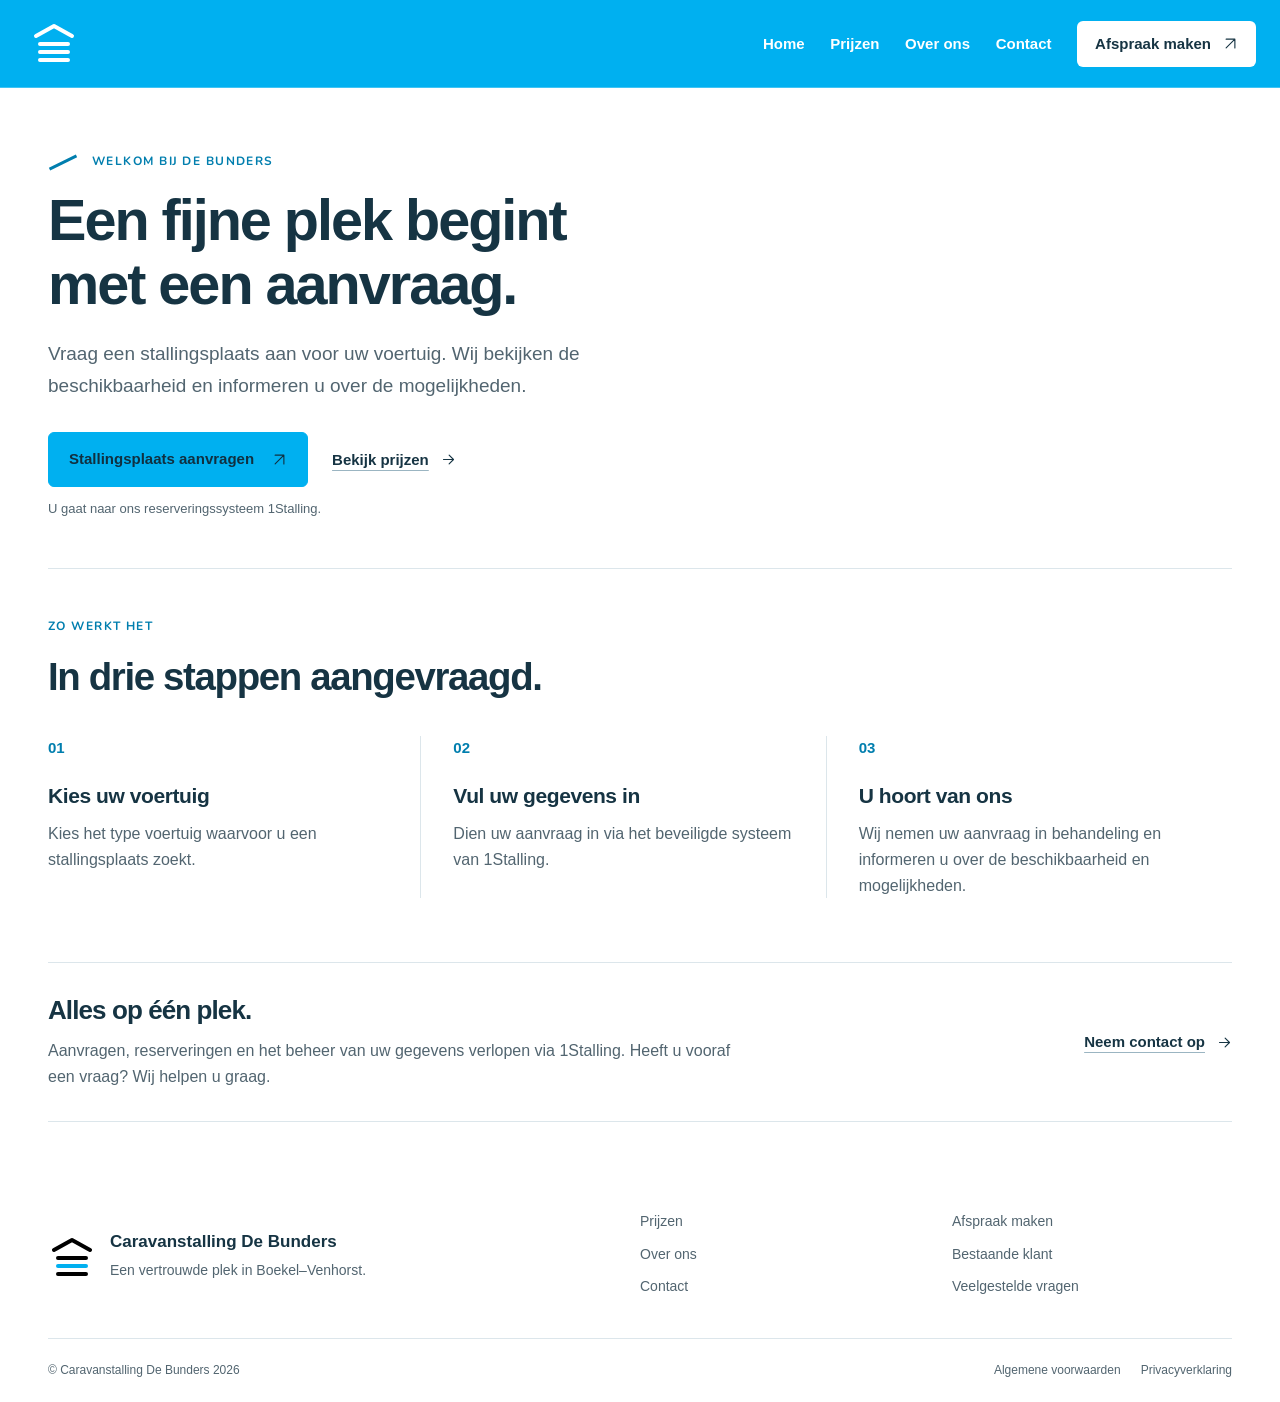
<file: klant-worden.html>
<!DOCTYPE html>
<html lang="nl">
<head>
  <meta charset="UTF-8">
  <meta name="viewport" content="width=device-width, initial-scale=1.0">
  <meta name="description" content="Vraag via 1Stalling een stallingsplaats aan bij Caravanstalling De Bunders in Venhorst.">
  <title>Klant worden | Caravanstalling De Bunders</title>
  <link rel="stylesheet" href="assets/css/style.css">
  <link rel="stylesheet" href="assets/css/home.css">
  <link rel="stylesheet" href="assets/css/subpage.css">
  <link rel="icon" type="image/svg+xml" href="assets/images/favicon.svg">
</head>
<body class="home-page subpage">
  <a class="skip-link" href="#inhoud">Ga naar de inhoud</a>
  <header class="navbar">
    <a href="index.html" class="navbar-logo" aria-label="Caravanstalling De Bunders ? home">
      <svg class="navbar-mark" viewBox="0 0 48 48" aria-hidden="true" focusable="false"><path d="M6 16 24 6 42 16M10 24h28M10 32h28M10 40h28"/></svg>
    </a>
    <button class="nav-toggle" type="button" aria-expanded="false" aria-controls="hoofdmenu">
      <span class="sr-only">Menu openen</span>
      <svg class="navbar-mark" viewBox="0 0 48 48" aria-hidden="true" focusable="false"><path d="M6 16 24 6 42 16M10 24h28M10 32h28M10 40h28"/></svg>
    </button>
    <nav class="nav-links" id="hoofdmenu" aria-label="Hoofdnavigatie">
      <a href="index.html">Home</a>
      <a href="prijzen.html">Prijzen</a>
      <a href="over.html">Over ons</a>
      <a href="contact.html">Contact</a>
      <a href="bestaande-klant.html#afspraak-maken" class="nav-appointment">Afspraak maken <svg class="ui-arrow" viewBox="0 0 24 24" aria-hidden="true" focusable="false"><path d="M5 19 19 5M5 5h14v14"/></svg></a>
    </nav>
  </header>
  <main id="inhoud">
<section class="page-intro home-wrap "><div><p class="home-eyebrow">Welkom bij De Bunders</p><h1>Een fijne plek begint<br>met een aanvraag.</h1><p class="home-lead">Vraag een stallingsplaats aan voor uw voertuig. Wij bekijken de beschikbaarheid en informeren u over de mogelijkheden.</p><div class="home-actions"><a href="https://1stalling.nl/stalling/stalling-bunders/bunders/aanhanger/binnen" class="home-button" target="_blank" rel="noopener noreferrer">Stallingsplaats aanvragen <svg class="ui-arrow" viewBox="0 0 24 24" aria-hidden="true" focusable="false"><path d="M5 19 19 5M5 5h14v14"/></svg></a><a href="prijzen.html" class="home-text-link">Bekijk prijzen <svg class="ui-arrow" viewBox="0 0 24 24" aria-hidden="true" focusable="false"><path d="M4 12h16M13 5l7 7-7 7"/></svg></a></div><p class="field-hint">U gaat naar ons reserveringssysteem 1Stalling.</p></div></section>
<section class="home-wrap page-section page-steps-section" aria-labelledby="stappen-titel"><p class="home-eyebrow">Zo werkt het</p><h2 id="stappen-titel">In drie stappen aangevraagd.</h2><ol class="page-steps"><li><span class="step-number" aria-hidden="true">01</span><h3>Kies uw voertuig</h3><p>Kies het type voertuig waarvoor u een stallingsplaats zoekt.</p></li><li><span class="step-number" aria-hidden="true">02</span><h3>Vul uw gegevens in</h3><p>Dien uw aanvraag in via het beveiligde systeem van 1Stalling.</p></li><li><span class="step-number" aria-hidden="true">03</span><h3>U hoort van ons</h3><p>Wij nemen uw aanvraag in behandeling en informeren u over de beschikbaarheid en mogelijkheden.</p></li></ol></section>
<section class="page-note home-wrap"><div><h2>Alles op één plek.</h2><p>Aanvragen, reserveringen en het beheer van uw gegevens verlopen via 1Stalling. Heeft u vooraf een vraag? Wij helpen u graag.</p></div><a href="contact.html" class="home-text-link">Neem contact op <svg class="ui-arrow" viewBox="0 0 24 24" aria-hidden="true" focusable="false"><path d="M4 12h16M13 5l7 7-7 7"/></svg></a></section>
  </main>
  <footer class="home-footer home-wrap">
    <div class="home-footer-grid">
      <div class="home-footer-identity"><img class="home-footer-mark" src="assets/images/favicon.svg" alt="" width="48" height="48" loading="lazy"><div><p class="home-footer-brand">Caravanstalling De Bunders</p><p>Een vertrouwde plek in Boekel–Venhorst.</p></div></div>
      <nav aria-label="Meer informatie"><a href="prijzen.html">Prijzen</a><a href="over.html">Over ons</a><a href="contact.html">Contact</a></nav>
      <nav aria-label="Voor onze klanten"><a href="bestaande-klant.html#afspraak-maken">Afspraak maken</a><a href="bestaande-klant.html">Bestaande klant</a><a href="bestaande-klant.html#faq">Veelgestelde vragen</a></nav>
    </div>
    <div class="home-footer-bottom"><p>© Caravanstalling De Bunders 2026</p><div><a href="algemene-voorwaarden.html">Algemene voorwaarden</a><a href="privacyverklaring.html">Privacyverklaring</a></div></div>
  </footer>
  <script src="assets/js/navigation.js"></script>

</body>
</html>
</file>
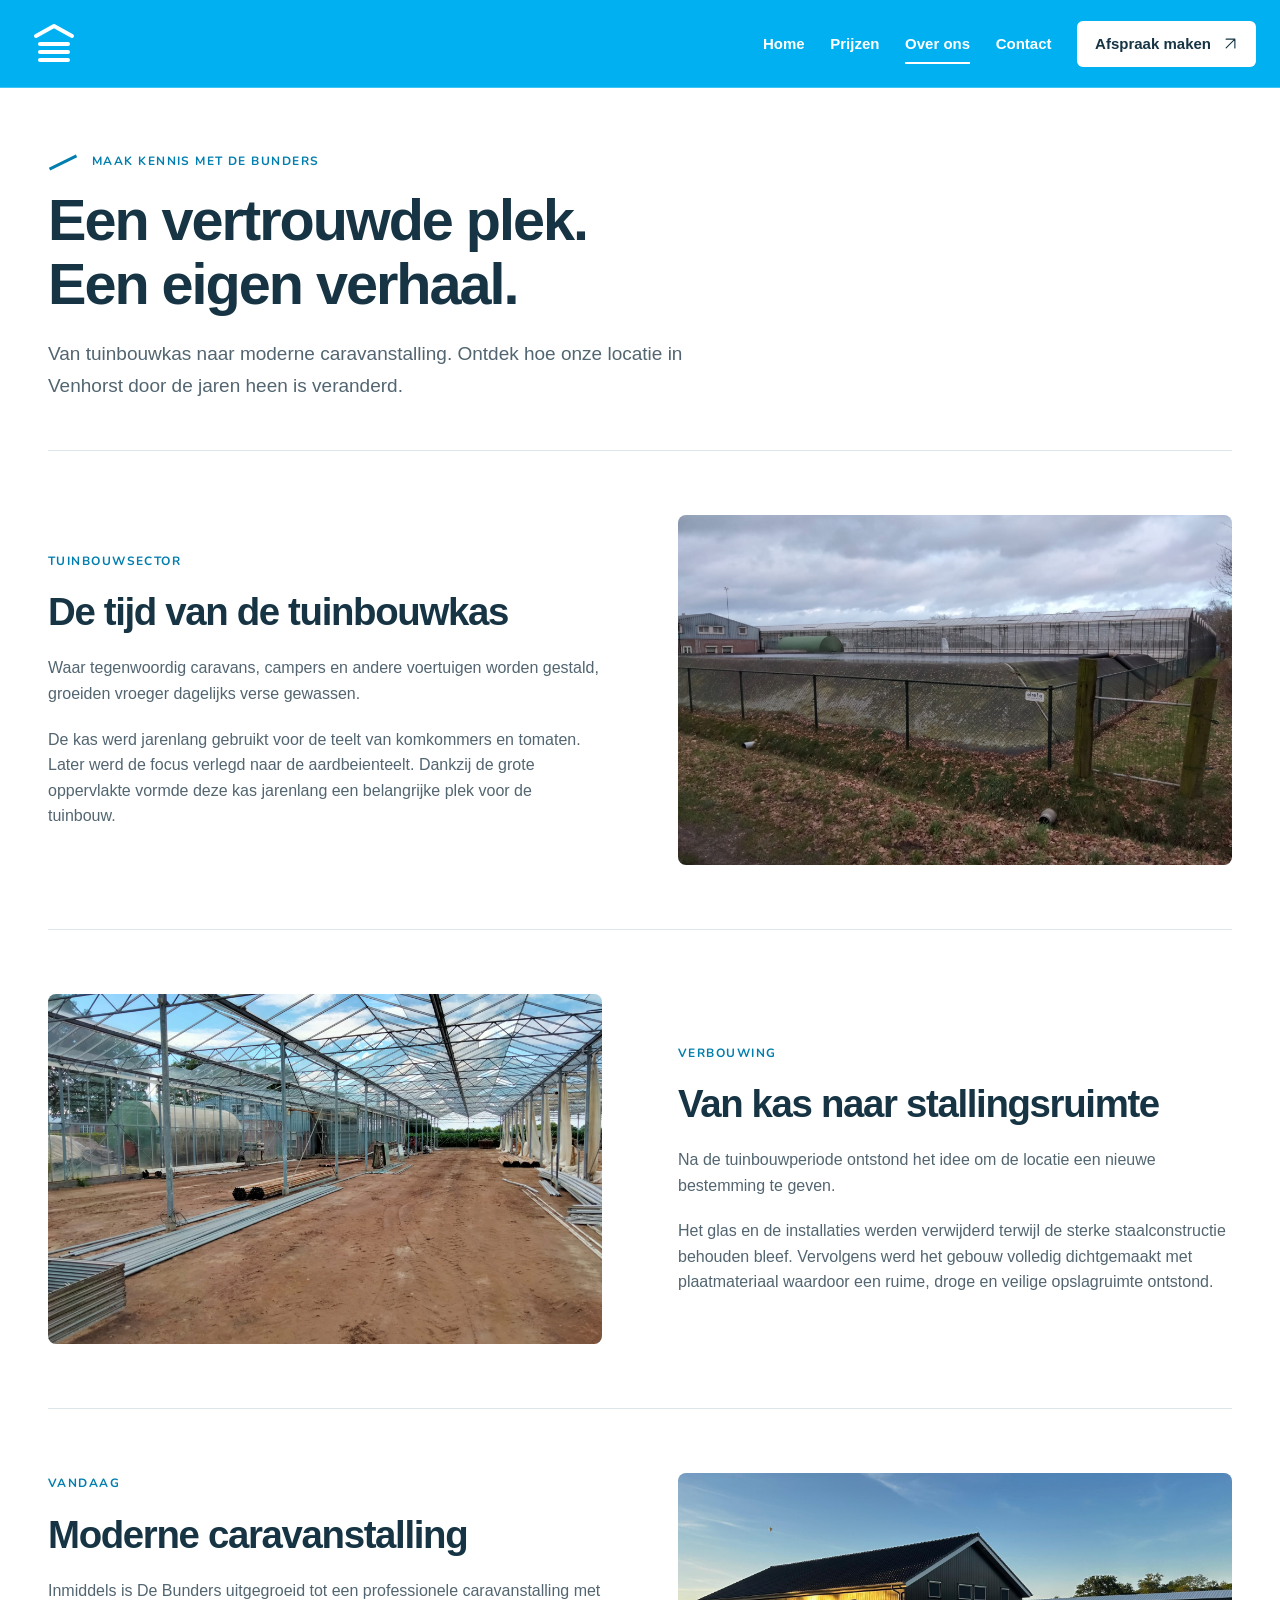
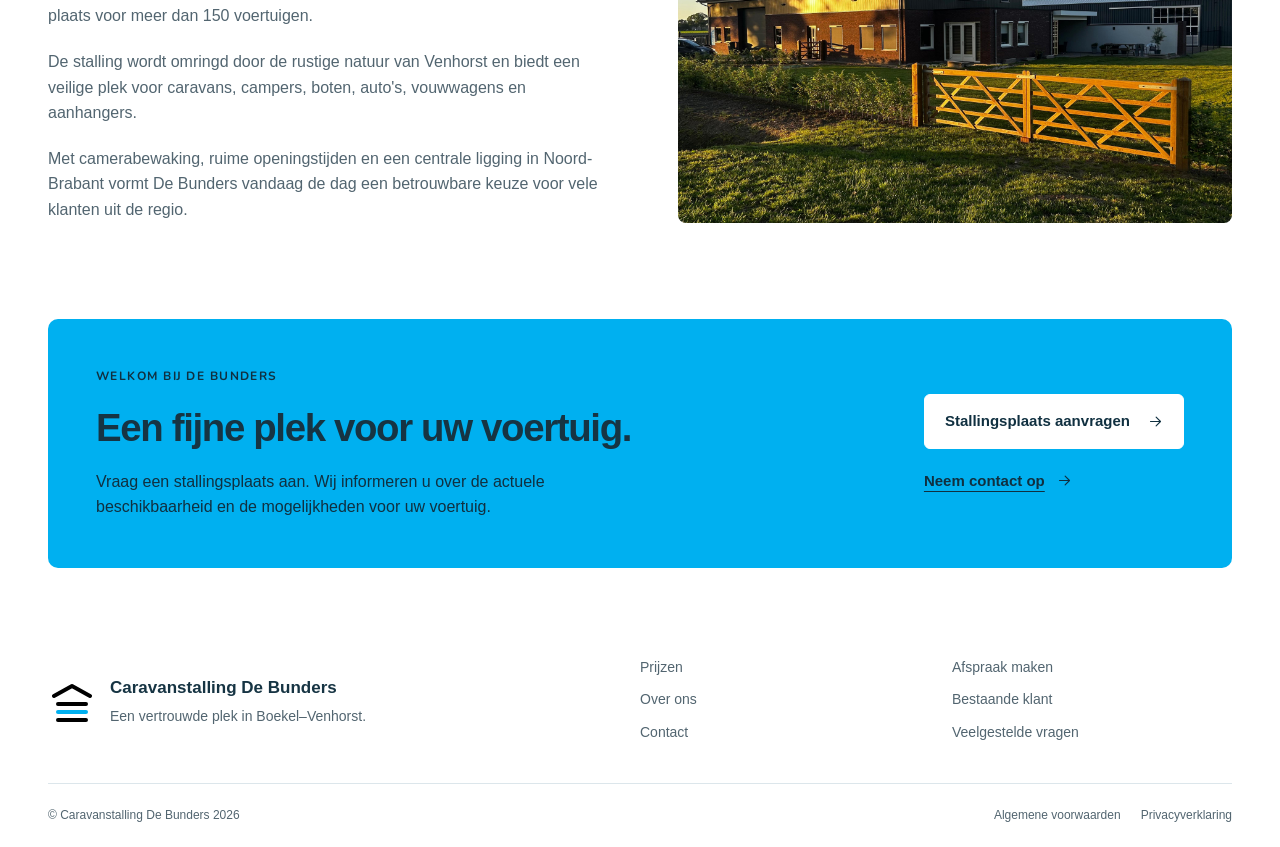
<file: over.html>
<!DOCTYPE html>
<html lang="nl">
<head>
  <meta charset="UTF-8">
  <meta name="viewport" content="width=device-width, initial-scale=1.0">
  <meta name="description" content="Lees het verhaal achter Caravanstalling De Bunders: van tuinbouwkas tot moderne caravanstalling in Venhorst.">
  <title>Over ons | Caravanstalling De Bunders</title>
  <link rel="stylesheet" href="assets/css/style.css">
  <link rel="stylesheet" href="assets/css/home.css">
  <link rel="stylesheet" href="assets/css/subpage.css">
  <link rel="icon" type="image/svg+xml" href="assets/images/favicon.svg">
</head>
<body class="home-page subpage">
  <a class="skip-link" href="#inhoud">Ga naar de inhoud</a>
  <header class="navbar">
    <a href="index.html" class="navbar-logo" aria-label="Caravanstalling De Bunders ? home">
      <svg class="navbar-mark" viewBox="0 0 48 48" aria-hidden="true" focusable="false"><path d="M6 16 24 6 42 16M10 24h28M10 32h28M10 40h28"/></svg>
    </a>
    <button class="nav-toggle" type="button" aria-expanded="false" aria-controls="hoofdmenu">
      <span class="sr-only">Menu openen</span>
      <svg class="navbar-mark" viewBox="0 0 48 48" aria-hidden="true" focusable="false"><path d="M6 16 24 6 42 16M10 24h28M10 32h28M10 40h28"/></svg>
    </button>
    <nav class="nav-links" id="hoofdmenu" aria-label="Hoofdnavigatie">
      <a href="index.html">Home</a>
      <a href="prijzen.html">Prijzen</a>
      <a href="over.html" aria-current="page">Over ons</a>
      <a href="contact.html">Contact</a>
      <a href="bestaande-klant.html#afspraak-maken" class="nav-appointment">Afspraak maken <svg class="ui-arrow" viewBox="0 0 24 24" aria-hidden="true" focusable="false"><path d="M5 19 19 5M5 5h14v14"/></svg></a>
    </nav>
  </header>
  <main id="inhoud">
<section class="page-intro home-wrap"><div><p class="home-eyebrow">Maak kennis met De Bunders</p><h1>Een vertrouwde plek.<br>Een eigen verhaal.</h1><p class="home-lead">Van tuinbouwkas naar moderne caravanstalling. Ontdek hoe onze locatie in Venhorst door de jaren heen is veranderd.</p></div></section><div class="home-wrap page-stories"><section class="page-story " aria-labelledby="verhaal-0"><div class="page-story-copy"><p class="home-eyebrow">Tuinbouwsector</p><h2 id="verhaal-0">De tijd van de tuinbouwkas</h2><p>
      Waar tegenwoordig caravans, campers en andere voertuigen worden
      gestald, groeiden vroeger dagelijks verse gewassen.
    </p>

    <p>
      De kas werd jarenlang gebruikt voor de teelt van komkommers en
      tomaten. Later werd de focus verlegd naar de aardbeienteelt.
      Dankzij de grote oppervlakte vormde deze kas jarenlang een
      belangrijke plek voor de tuinbouw.
    </p></div><img src="assets/images/Vroeger.jpeg" alt="De voormalige tuinbouwkas van De Bunders" loading="lazy" decoding="async"></section><section class="page-story page-story-reverse" aria-labelledby="verhaal-1"><div class="page-story-copy"><p class="home-eyebrow">Verbouwing</p><h2 id="verhaal-1">Van kas naar stallingsruimte</h2><p>
      Na de tuinbouwperiode ontstond het idee om de locatie een
      nieuwe bestemming te geven.
    </p>

    <p>
      Het glas en de installaties werden verwijderd terwijl de sterke
      staalconstructie behouden bleef. Vervolgens werd het gebouw
      volledig dichtgemaakt met plaatmateriaal waardoor een
      ruime, droge en veilige opslagruimte ontstond.
    </p></div><img src="assets/images/Stalling_verbouwing.jfif" alt="Verbouwing van de tuinbouwkas tot stalling" loading="lazy" decoding="async"></section><section class="page-story " aria-labelledby="verhaal-2"><div class="page-story-copy"><p class="home-eyebrow">Vandaag</p><h2 id="verhaal-2">Moderne caravanstalling</h2><p>
      Inmiddels is De Bunders uitgegroeid tot een professionele
      caravanstalling met plaats voor meer dan 150 voertuigen.
    </p>

    <p>
      De stalling wordt omringd door de rustige natuur van Venhorst
      en biedt een veilige plek voor caravans, campers, boten,
      auto's, vouwwagens en aanhangers.
    </p>

    <p>
      Met camerabewaking, ruime openingstijden en een centrale ligging
      in Noord-Brabant vormt De Bunders vandaag de dag een betrouwbare
      keuze voor vele klanten uit de regio.
    </p></div><img src="assets/images/Stalling afbeelding over.jpeg" alt="De moderne caravanstalling van De Bunders" loading="lazy" decoding="async"></section></div><section class="home-request home-wrap"><div><p class="home-eyebrow">Welkom bij De Bunders</p><h2>Een fijne plek voor uw voertuig.</h2><p>Vraag een stallingsplaats aan. Wij informeren u over de actuele beschikbaarheid en de mogelijkheden voor uw voertuig.</p></div><div class="home-request-actions"><a href="klant-worden.html" class="home-button">Stallingsplaats aanvragen <svg class="ui-arrow" viewBox="0 0 24 24" aria-hidden="true" focusable="false"><path d="M4 12h16M13 5l7 7-7 7"/></svg></a><a href="contact.html" class="home-text-link">Neem contact op <svg class="ui-arrow" viewBox="0 0 24 24" aria-hidden="true" focusable="false"><path d="M4 12h16M13 5l7 7-7 7"/></svg></a></div></section>
  </main>
  <footer class="home-footer home-wrap">
    <div class="home-footer-grid">
      <div class="home-footer-identity"><img class="home-footer-mark" src="assets/images/favicon.svg" alt="" width="48" height="48" loading="lazy"><div><p class="home-footer-brand">Caravanstalling De Bunders</p><p>Een vertrouwde plek in Boekel–Venhorst.</p></div></div>
      <nav aria-label="Meer informatie"><a href="prijzen.html">Prijzen</a><a href="over.html">Over ons</a><a href="contact.html">Contact</a></nav>
      <nav aria-label="Voor onze klanten"><a href="bestaande-klant.html#afspraak-maken">Afspraak maken</a><a href="bestaande-klant.html">Bestaande klant</a><a href="bestaande-klant.html#faq">Veelgestelde vragen</a></nav>
    </div>
    <div class="home-footer-bottom"><p>© Caravanstalling De Bunders 2026</p><div><a href="algemene-voorwaarden.html">Algemene voorwaarden</a><a href="privacyverklaring.html">Privacyverklaring</a></div></div>
  </footer>
  <script src="assets/js/navigation.js"></script>

</body>
</html>
</file>
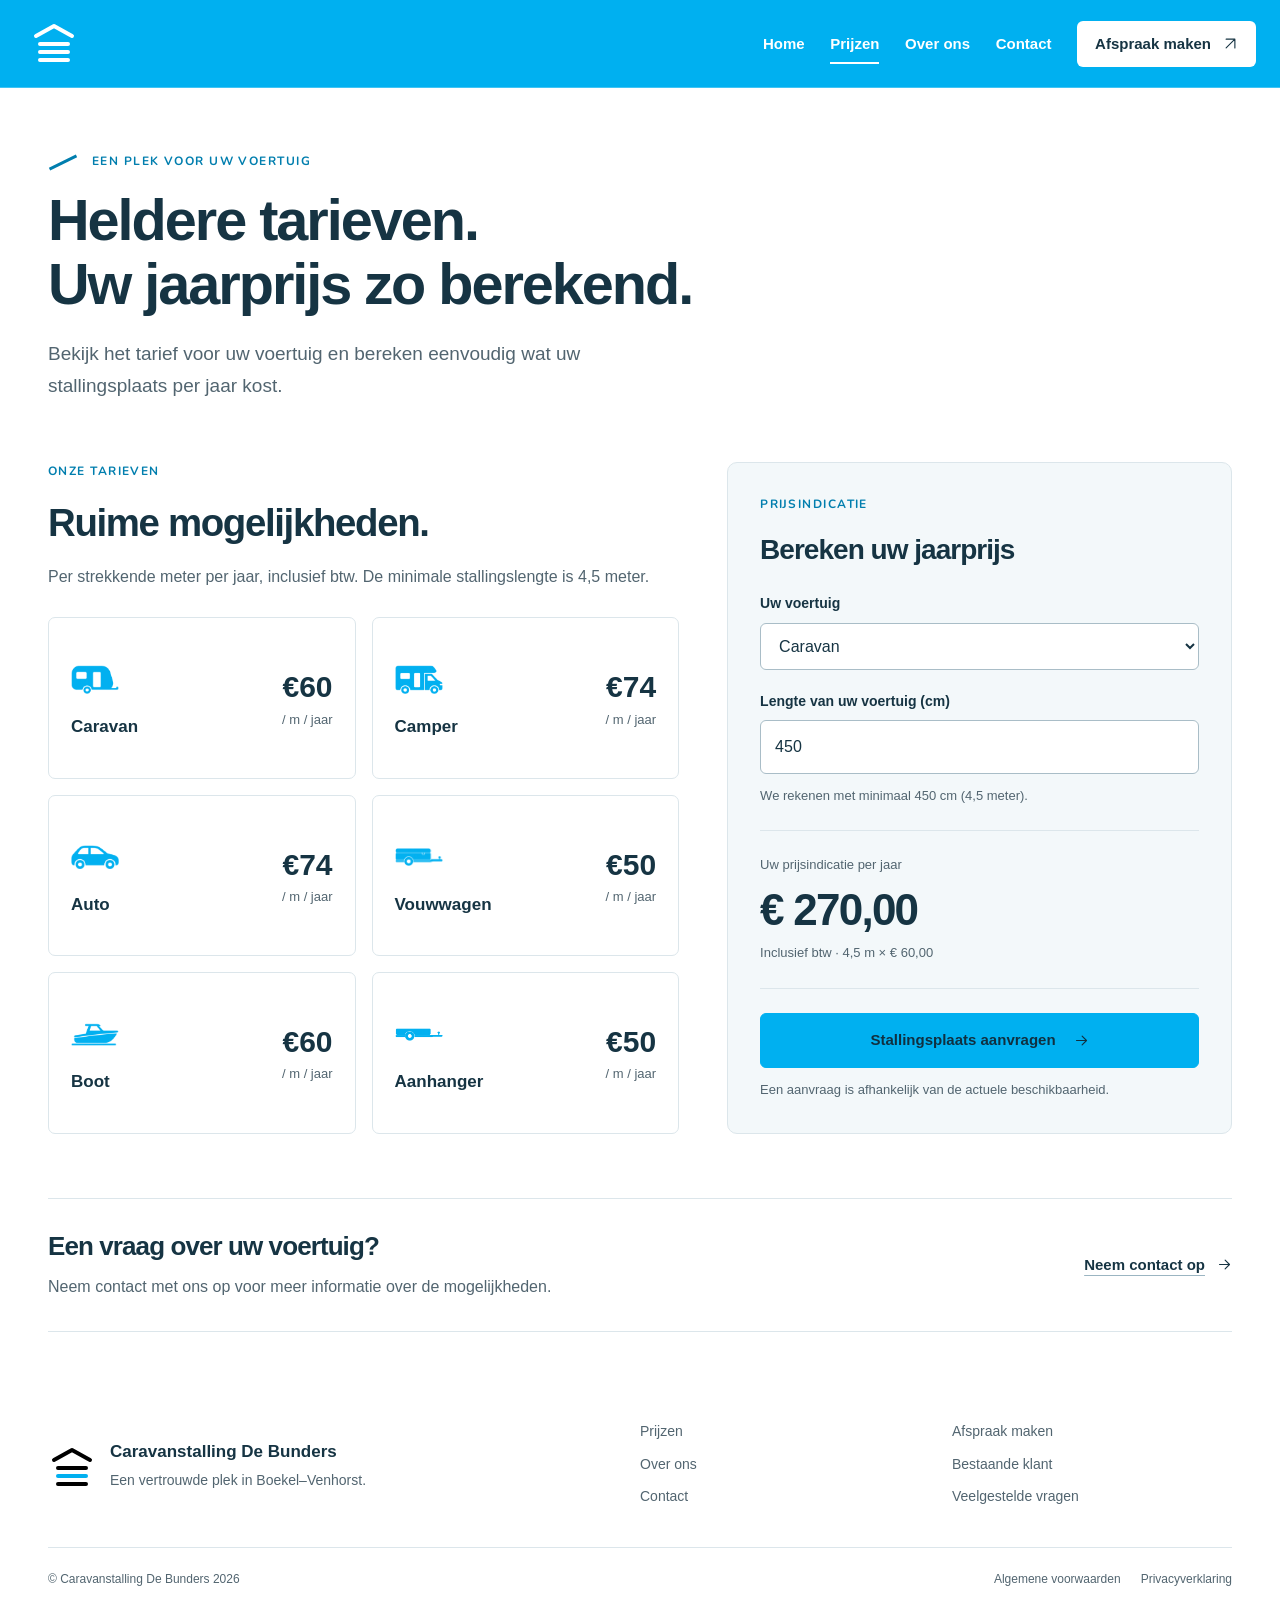
<file: prijzen.html>
<!DOCTYPE html>
<html lang="nl">
<head>
  <meta charset="UTF-8">
  <meta name="viewport" content="width=device-width, initial-scale=1.0">
  <meta name="description" content="Bekijk de tarieven en bereken een prijsindicatie voor uw voertuig bij Caravanstalling De Bunders in Venhorst.">
  <title>Prijzen | Caravanstalling De Bunders</title>
  <link rel="stylesheet" href="assets/css/style.css">
  <link rel="stylesheet" href="assets/css/home.css">
  <link rel="stylesheet" href="assets/css/subpage.css">
  <link rel="icon" type="image/svg+xml" href="assets/images/favicon.svg">
</head>
<body class="home-page subpage">
  <a class="skip-link" href="#inhoud">Ga naar de inhoud</a>
  <header class="navbar">
    <a href="index.html" class="navbar-logo" aria-label="Caravanstalling De Bunders ? home">
      <svg class="navbar-mark" viewBox="0 0 48 48" aria-hidden="true" focusable="false"><path d="M6 16 24 6 42 16M10 24h28M10 32h28M10 40h28"/></svg>
    </a>
    <button class="nav-toggle" type="button" aria-expanded="false" aria-controls="hoofdmenu">
      <span class="sr-only">Menu openen</span>
      <svg class="navbar-mark" viewBox="0 0 48 48" aria-hidden="true" focusable="false"><path d="M6 16 24 6 42 16M10 24h28M10 32h28M10 40h28"/></svg>
    </button>
    <nav class="nav-links" id="hoofdmenu" aria-label="Hoofdnavigatie">
      <a href="index.html">Home</a>
      <a href="prijzen.html" aria-current="page">Prijzen</a>
      <a href="over.html">Over ons</a>
      <a href="contact.html">Contact</a>
      <a href="bestaande-klant.html#afspraak-maken" class="nav-appointment">Afspraak maken <svg class="ui-arrow" viewBox="0 0 24 24" aria-hidden="true" focusable="false"><path d="M5 19 19 5M5 5h14v14"/></svg></a>
    </nav>
  </header>
  <main id="inhoud">
<section class="page-intro home-wrap "><div><p class="home-eyebrow">Een plek voor uw voertuig</p><h1>Heldere tarieven.<br>Uw jaarprijs zo berekend.</h1><p class="home-lead">Bekijk het tarief voor uw voertuig en bereken eenvoudig wat uw stallingsplaats per jaar kost.</p></div></section>
<section class="page-pricing home-wrap page-section" aria-labelledby="tarieven-titel">
  <div><p class="home-eyebrow">Onze tarieven</p><h2 id="tarieven-titel">Ruime mogelijkheden.</h2><p class="page-copy">Per strekkende meter per jaar, inclusief btw. De minimale stallingslengte is 4,5 meter.</p><dl class="home-vehicle-grid page-vehicles"><div class="home-vehicle"><dt><img src="assets/images/Caravan.png" alt="" width="48" height="48">Caravan</dt><dd>€60<span>/ m / jaar</span></dd></div><div class="home-vehicle"><dt><img src="assets/images/Camper.png" alt="" width="48" height="48">Camper</dt><dd>€74<span>/ m / jaar</span></dd></div><div class="home-vehicle"><dt><img src="assets/images/Auto.png" alt="" width="48" height="48">Auto</dt><dd>€74<span>/ m / jaar</span></dd></div><div class="home-vehicle"><dt><img src="assets/images/Vouwwagen.png" alt="" width="48" height="48">Vouwwagen</dt><dd>€50<span>/ m / jaar</span></dd></div><div class="home-vehicle"><dt><img src="assets/images/Boot.png" alt="" width="48" height="48">Boot</dt><dd>€60<span>/ m / jaar</span></dd></div><div class="home-vehicle"><dt><img src="assets/images/Aanhanger2.png" alt="" width="48" height="48">Aanhanger</dt><dd>€50<span>/ m / jaar</span></dd></div></dl></div>
  <form class="page-calculator" id="jaarprijs-calculator" aria-labelledby="calculator-titel">
    <p class="home-eyebrow">Prijsindicatie</p><h2 id="calculator-titel">Bereken uw jaarprijs</h2>
    <label for="voertuig">Uw voertuig</label><select id="voertuig" name="voertuig"><option value="60">Caravan</option><option value="74">Camper</option><option value="74">Auto</option><option value="50">Vouwwagen</option><option value="60">Boot</option><option value="50">Aanhanger</option></select>
    <label for="lengte">Lengte van uw voertuig (cm)</label><input id="lengte" name="lengte" type="number" min="1" max="1200" step="1" value="450" required aria-describedby="lengte-hulp lengte-fout">
    <p class="field-hint" id="lengte-hulp">We rekenen met minimaal 450 cm (4,5 meter).</p>
    <p class="field-error" id="lengte-fout" hidden></p>
    <div class="calculator-total" aria-live="polite" aria-atomic="true"><span>Uw prijsindicatie per jaar</span><output id="jaarprijs" for="voertuig lengte">€ 270,00</output><span>Inclusief btw · <span id="berekening">4,5 m × € 60,00</span></span></div>
    <a href="klant-worden.html" class="home-button">Stallingsplaats aanvragen <svg class="ui-arrow" viewBox="0 0 24 24" aria-hidden="true" focusable="false"><path d="M4 12h16M13 5l7 7-7 7"/></svg></a>
    <p class="field-hint">Een aanvraag is afhankelijk van de actuele beschikbaarheid.</p>
  </form>
</section>
<section class="page-note home-wrap"><div><h2>Een vraag over uw voertuig?</h2><p>Neem contact met ons op voor meer informatie over de mogelijkheden.</p></div><a href="contact.html" class="home-text-link">Neem contact op <svg class="ui-arrow" viewBox="0 0 24 24" aria-hidden="true" focusable="false"><path d="M4 12h16M13 5l7 7-7 7"/></svg></a></section>

  </main>
  <footer class="home-footer home-wrap">
    <div class="home-footer-grid">
      <div class="home-footer-identity"><img class="home-footer-mark" src="assets/images/favicon.svg" alt="" width="48" height="48" loading="lazy"><div><p class="home-footer-brand">Caravanstalling De Bunders</p><p>Een vertrouwde plek in Boekel–Venhorst.</p></div></div>
      <nav aria-label="Meer informatie"><a href="prijzen.html">Prijzen</a><a href="over.html">Over ons</a><a href="contact.html">Contact</a></nav>
      <nav aria-label="Voor onze klanten"><a href="bestaande-klant.html#afspraak-maken">Afspraak maken</a><a href="bestaande-klant.html">Bestaande klant</a><a href="bestaande-klant.html#faq">Veelgestelde vragen</a></nav>
    </div>
    <div class="home-footer-bottom"><p>© Caravanstalling De Bunders 2026</p><div><a href="algemene-voorwaarden.html">Algemene voorwaarden</a><a href="privacyverklaring.html">Privacyverklaring</a></div></div>
  </footer>
  <script src="assets/js/navigation.js"></script>
  <script src="assets/js/calculator.js"></script>
</body>
</html>
</file>
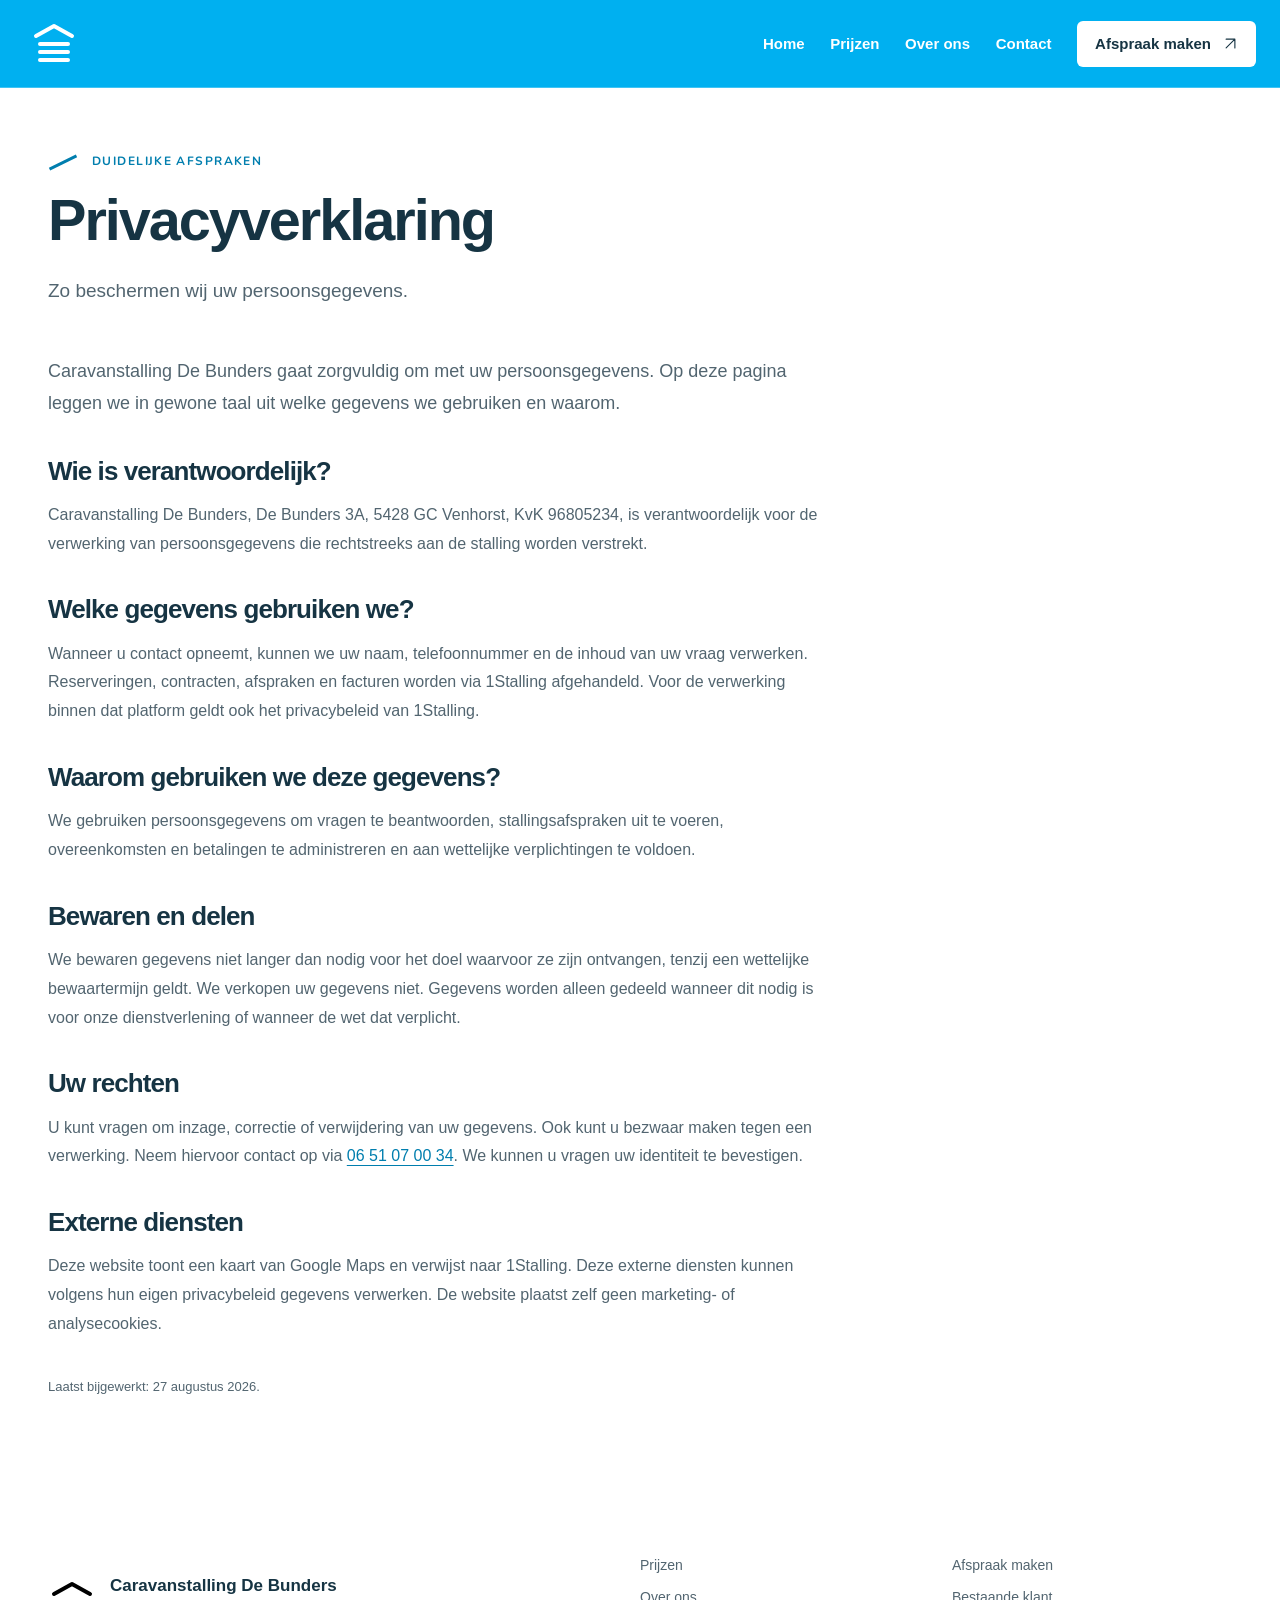
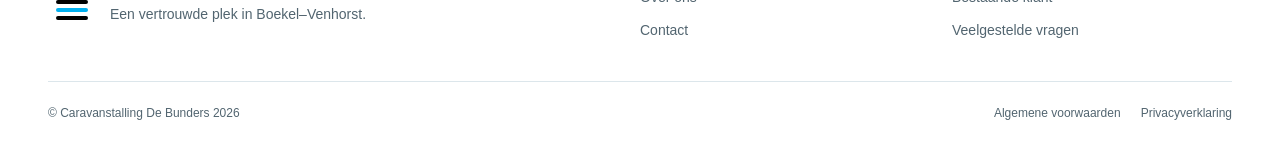
<file: privacyverklaring.html>
<!DOCTYPE html>
<html lang="nl">
<head>
  <meta charset="UTF-8">
  <meta name="viewport" content="width=device-width, initial-scale=1.0">
  <meta name="description" content="Privacyverklaring van Caravanstalling De Bunders in Venhorst.">
  <title>Privacyverklaring | Caravanstalling De Bunders</title>
  <link rel="stylesheet" href="assets/css/style.css">
  <link rel="stylesheet" href="assets/css/home.css">
  <link rel="stylesheet" href="assets/css/subpage.css">
  <link rel="icon" type="image/svg+xml" href="assets/images/favicon.svg">
</head>
<body class="home-page subpage">
  <a class="skip-link" href="#inhoud">Ga naar de inhoud</a>
  <header class="navbar">
    <a href="index.html" class="navbar-logo" aria-label="Caravanstalling De Bunders ? home">
      <svg class="navbar-mark" viewBox="0 0 48 48" aria-hidden="true" focusable="false"><path d="M6 16 24 6 42 16M10 24h28M10 32h28M10 40h28"/></svg>
    </a>
    <button class="nav-toggle" type="button" aria-expanded="false" aria-controls="hoofdmenu">
      <span class="sr-only">Menu openen</span>
      <svg class="navbar-mark" viewBox="0 0 48 48" aria-hidden="true" focusable="false"><path d="M6 16 24 6 42 16M10 24h28M10 32h28M10 40h28"/></svg>
    </button>
    <nav class="nav-links" id="hoofdmenu" aria-label="Hoofdnavigatie">
      <a href="index.html">Home</a>
      <a href="prijzen.html">Prijzen</a>
      <a href="over.html">Over ons</a>
      <a href="contact.html">Contact</a>
      <a href="bestaande-klant.html#afspraak-maken" class="nav-appointment">Afspraak maken <svg class="ui-arrow" viewBox="0 0 24 24" aria-hidden="true" focusable="false"><path d="M5 19 19 5M5 5h14v14"/></svg></a>
    </nav>
  </header>
  <main id="inhoud">
<section class="page-intro home-wrap "><div><p class="home-eyebrow">Duidelijke afspraken</p><h1>Privacyverklaring</h1><p class="home-lead">Zo beschermen wij uw persoonsgegevens.</p></div></section><article class="page-legal home-wrap" aria-label="Privacyverklaring">
      <p class="legal-intro">Caravanstalling De Bunders gaat zorgvuldig om met uw persoonsgegevens. Op deze pagina leggen we in gewone taal uit welke gegevens we gebruiken en waarom.</p>

      <h2>Wie is verantwoordelijk?</h2>
      <p>Caravanstalling De Bunders, De Bunders 3A, 5428 GC Venhorst, KvK 96805234, is verantwoordelijk voor de verwerking van persoonsgegevens die rechtstreeks aan de stalling worden verstrekt.</p>

      <h2>Welke gegevens gebruiken we?</h2>
      <p>Wanneer u contact opneemt, kunnen we uw naam, telefoonnummer en de inhoud van uw vraag verwerken. Reserveringen, contracten, afspraken en facturen worden via 1Stalling afgehandeld. Voor de verwerking binnen dat platform geldt ook het privacybeleid van 1Stalling.</p>

      <h2>Waarom gebruiken we deze gegevens?</h2>
      <p>We gebruiken persoonsgegevens om vragen te beantwoorden, stallingsafspraken uit te voeren, overeenkomsten en betalingen te administreren en aan wettelijke verplichtingen te voldoen.</p>

      <h2>Bewaren en delen</h2>
      <p>We bewaren gegevens niet langer dan nodig voor het doel waarvoor ze zijn ontvangen, tenzij een wettelijke bewaartermijn geldt. We verkopen uw gegevens niet. Gegevens worden alleen gedeeld wanneer dit nodig is voor onze dienstverlening of wanneer de wet dat verplicht.</p>

      <h2>Uw rechten</h2>
      <p>U kunt vragen om inzage, correctie of verwijdering van uw gegevens. Ook kunt u bezwaar maken tegen een verwerking. Neem hiervoor contact op via <a href="tel:+31651070034">06 51 07 00 34</a>. We kunnen u vragen uw identiteit te bevestigen.</p>

      <h2>Externe diensten</h2>
      <p>Deze website toont een kaart van Google Maps en verwijst naar 1Stalling. Deze externe diensten kunnen volgens hun eigen privacybeleid gegevens verwerken. De website plaatst zelf geen marketing- of analysecookies.</p>

      <p class="legal-updated">Laatst bijgewerkt: 27 augustus 2026.</p></article>
  </main>
  <footer class="home-footer home-wrap">
    <div class="home-footer-grid">
      <div class="home-footer-identity"><img class="home-footer-mark" src="assets/images/favicon.svg" alt="" width="48" height="48" loading="lazy"><div><p class="home-footer-brand">Caravanstalling De Bunders</p><p>Een vertrouwde plek in Boekel–Venhorst.</p></div></div>
      <nav aria-label="Meer informatie"><a href="prijzen.html">Prijzen</a><a href="over.html">Over ons</a><a href="contact.html">Contact</a></nav>
      <nav aria-label="Voor onze klanten"><a href="bestaande-klant.html#afspraak-maken">Afspraak maken</a><a href="bestaande-klant.html">Bestaande klant</a><a href="bestaande-klant.html#faq">Veelgestelde vragen</a></nav>
    </div>
    <div class="home-footer-bottom"><p>© Caravanstalling De Bunders 2026</p><div><a href="algemene-voorwaarden.html">Algemene voorwaarden</a><a href="privacyverklaring.html">Privacyverklaring</a></div></div>
  </footer>
  <script src="assets/js/navigation.js"></script>

</body>
</html>
</file>
<file: assets/css/style.css>
/* Basis, toegankelijkheid en navigatie voor alle pagina's. */
:root { --roof-angle:-26deg; --roof-ratio:2.0503; }
* { box-sizing:border-box; }
html { scroll-behavior:smooth; }
body { margin:0; padding:0; font-family:Aptos, sans-serif; overflow-x:hidden; }
img { max-width:100%; }

a:focus-visible,
button:focus-visible,
input:focus-visible,
[tabindex]:focus-visible {
  outline:3px solid #ffcf33;
  outline-offset:4px;
}
.skip-link {
  position:fixed; top:10px; left:10px; z-index:100;
  padding:12px 18px; border-radius:8px; color:white; background:#111;
  transform:translateY(-150%);
}
.skip-link:focus { transform:translateY(0); }
.sr-only {
  position:absolute; width:1px; height:1px; padding:0; margin:-1px;
  overflow:hidden; clip:rect(0,0,0,0); white-space:nowrap; border:0;
}

/* Blauwe navbar met het dakjesicoon. */
.navbar {
  position:sticky; top:0; left:0; right:0; z-index:10;
  display:flex; justify-content:space-between; align-items:center;
  height:88px; padding:0 max(24px, calc((100vw - 1240px) / 2));
  background:#00b0f0; border-bottom:1px solid #ffffff40; isolation:isolate;
}
.navbar a { position:relative; color:#fff; text-decoration:none; transition:color .3s ease; }
.navbar-logo {
  display:flex; align-self:center; align-items:center; justify-content:center;
  width:60px; height:60px; margin:0; flex-shrink:0;
}
.navbar-mark {
  display:block; width:48px; height:48px; fill:none; stroke:currentColor;
  stroke-width:4; stroke-linecap:round; stroke-linejoin:round;
}
.nav-links {
  position:relative; display:flex; align-self:center; align-items:center;
  margin-left:auto; padding:0; gap:clamp(18px,2vw,30px); background:#00b0f0;
}
.nav-links a { display:flex; align-items:center; font-size:15px; font-weight:600; }
.nav-links a::after {
  content:""; position:absolute; left:0; bottom:-8px; width:0; height:2px;
  background:#fff; transition:width .3s ease;
}
.nav-links a:hover::after,
.nav-links a[aria-current="page"]::after { width:100%; }
.nav-links .nav-appointment {
  padding:11px 18px; gap:12px; border-radius:6px; background:#fff; color:#163443;
  transition:background-color .2s ease, color .3s ease;
}
.nav-links .nav-appointment:hover { background:#eaf7fc; }
.nav-links .nav-appointment::after { display:none; }
.nav-toggle { display:none; border:0; border-radius:8px; background:transparent; cursor:pointer; }
.nav-toggle .navbar-mark {
  width:36px; height:36px;
  transform-origin:center;
  transition:transform .3s ease;
}
.nav-toggle[aria-expanded="true"] .navbar-mark { transform:rotate(180deg); }

@media (max-width:900px) {
  .navbar { height:72px; padding:0 24px; flex-wrap:wrap; }
  .navbar-logo { display:none; }
  .nav-toggle {
    display:block; position:absolute; top:13px; right:18px; z-index:2;
    width:46px; height:46px; margin:0; padding:5px; color:#fff;
  }
  .nav-links {
    display:none; position:absolute; top:100%; left:0; right:0;
    flex-direction:column; align-items:stretch; align-self:auto;
    margin:0; padding:12px 24px 24px; gap:0;
    border-bottom:1px solid #ffffff40; box-shadow:0 12px 20px #16344310;
  }
  .nav-links.is-open { display:flex; }
  .nav-links a { display:block; padding:13px 4px; }
  .nav-links a::after { bottom:7px; }
  .nav-links .nav-appointment { width:fit-content; margin-top:12px; }
}

#afspraak-maken { scroll-margin-top:110px; }

/* Lijniconen blijven op telefoons pijlen in plaats van emoji's. */
.ui-arrow {
  display:inline-block; width:1em; height:1em; flex-shrink:0; vertical-align:-.125em;
  fill:none; stroke:currentColor; stroke-width:1.8; stroke-linecap:round; stroke-linejoin:round;
}

@media (prefers-reduced-motion:reduce) {
  *, *::before, *::after {
    scroll-behavior:auto !important;
    transition-duration:0.01ms !important;
    animation-duration:0.01ms !important;
    animation-iteration-count:1 !important;
  }
}
</file>
<file: assets/css/home.css>
/* Homepage en gedeelde vormgeving voor alle pagina's. */
@font-face {
  font-family:"Bunders Rounded";
  src:url("../fonts/nunito-labels.woff2") format("woff2");
  font-style:normal;
  font-weight:700;
  font-display:swap;
}
.home-page {
  --home-ink:#163443;
  --home-muted:#526570;
  --home-accent:#007eae;
  --home-brand:#00b0f0;
  --home-line:#dce6eb;
  background:#fff;
  color:var(--home-ink);
  font-family:Aptos, "Segoe UI", sans-serif;
  line-height:1.6;
}
.home-page .home-wrap { width:min(1240px, calc(100% - 96px)); margin-inline:auto; }
.home-page h1, .home-page h2 { font-weight:650; letter-spacing:-.035em; }
.home-page h2 { margin:0; font-size:clamp(28px, 3vw, 40px); line-height:1.2; }
.home-page .home-eyebrow { margin:0 0 18px; color:var(--home-accent); font-family:"Arial Rounded MT Bold", "Bunders Rounded", Aptos, sans-serif; font-size:12px; font-weight:700; letter-spacing:.12em; text-transform:uppercase; }
.home-section { padding-block:88px; }

.home-page #inhoud { scroll-margin-top:110px; }

/* Openingsfoto: een lichte schaduwlaag houdt de witte tekst leesbaar. */
.home-hero {
  position:relative; isolation:isolate; display:grid; align-items:center;
  width:min(1360px, calc(100% - 48px)); min-height:560px; margin:24px auto;
  border-radius:12px; overflow:hidden; background:var(--home-ink); color:#fff;
}
.home-hero-photo { position:absolute; inset:0; width:100%; height:100%; object-fit:cover; object-position:58% 57%; z-index:-2; }
.home-hero::before { content:""; position:absolute; inset:0; z-index:-1; background:linear-gradient(90deg, #091d2b59 0%, #091d2b1f 48%, #091d2b00 85%); pointer-events:none; }
.home-hero-content { padding-block:80px; }
.home-hero h1, .home-hero-lead, .home-hero .home-eyebrow, .home-hero .home-text-link { text-shadow:0 2px 8px #0006; }
.home-page .home-hero .home-eyebrow { color:#fff; margin-bottom:22px; }
.home-hero h1 { max-width:760px; margin:0; font-size:clamp(44px, 4.8vw, 68px); line-height:1.08; text-wrap:balance; }
.home-hero-lead { max-width:490px; margin:24px 0 0; font-size:20px; line-height:1.65; color:#fff; }
.home-hero .home-text-link { color:#fff; text-decoration-color:#ffffffa6; }
.home-hero .home-text-link:hover { color:#fff; text-decoration-color:#fff; }
.home-hero .home-button { color:#fff; background:var(--home-accent); border-color:var(--home-accent); }
.home-hero .home-button:hover { background:#006b95; border-color:#006b95; }
.home-lead { max-width:460px; margin:24px 0 0; color:var(--home-muted); font-size:19px; line-height:1.7; }
.home-actions { display:flex; align-items:center; flex-wrap:wrap; gap:20px 24px; margin-top:30px; }
.home-button { display:inline-flex; justify-content:center; align-items:center; gap:18px; padding:15px 20px; border:1px solid var(--home-brand); border-radius:6px; background:var(--home-brand); color:#103040; text-decoration:none; font-size:15px; font-weight:700; line-height:1.5; transition:background .2s; }
.home-button:hover { background:#70d9ff; border-color:#70d9ff; }
.home-text-link { display:inline-flex; align-items:center; gap:12px; color:var(--home-ink); font-size:15px; font-weight:650; text-decoration:underline; text-decoration-color:#9bb5c2; text-underline-offset:5px; }
.home-text-link:hover { color:var(--home-accent); text-decoration-color:currentColor; }
.home-intro-photo { position:relative; margin:0; isolation:isolate; }
/* Scherpe fotohoek met schaduw langs de onderrand en rechterrand. */
.home-intro-photo::before {
  content:""; position:absolute; right:-16px; bottom:-16px;
  width:65%; aspect-ratio:var(--roof-ratio); z-index:-1;
  background:url("data:image/svg+xml,%3Csvg xmlns='http://www.w3.org/2000/svg' viewBox='0 0 100 100' preserveAspectRatio='none'%3E%3Cpath fill='%2300b0f0' d='M0 100L100 0V100Z'/%3E%3C/svg%3E") center / 100% 100% no-repeat;
  filter:drop-shadow(3px 3px 2px #16344335) drop-shadow(7px 8px 6px #16344330);
}
.home-intro-photo > img { display:block; width:100%; height:470px; object-fit:cover; object-position:58% center; border-radius:10px; }
.home-intro-photo figcaption { position:absolute; z-index:2; bottom:20px; left:20px; right:20px; width:fit-content; max-width:calc(100% - 40px); display:flex; align-items:center; gap:12px; padding:11px 16px; border-radius:5px; background:#fff; font-size:13px; font-weight:600; }
/* De driehoek blijft staan; bij hover komt de foto naar voren. */
@media (hover:hover) and (pointer:fine) {
  .home-intro-photo::before { z-index:1; pointer-events:none; }
  .home-intro-photo > img {
    position:relative; z-index:0;
    transition:transform .3s ease, box-shadow .3s ease;
  }
  .home-intro-photo:hover > img,
  .home-intro-photo:focus-within > img {
    z-index:2; transform:translate(-12px,-12px);
    box-shadow:0 16px 32px #16344324;
  }
  .home-intro-photo figcaption { z-index:3; transition:transform .3s ease; }
  .home-intro-photo:hover figcaption,
  .home-intro-photo:focus-within figcaption { transform:translate(-12px,-12px); }
}
.home-assurances { display:grid; grid-template-columns:repeat(3,1fr); gap:20px; padding-block:25px; border-block:1px solid var(--home-line); }
.home-assurances p { display:flex; justify-content:center; align-items:center; gap:12px; margin:0; font-size:15px; font-weight:600; }
.home-assurances p + p { border-left:1px solid var(--home-line); }
.home-roof-check { display:block; width:24px; height:24px; flex-shrink:0; fill:none; stroke:var(--home-brand); stroke-width:3; stroke-linecap:round; stroke-linejoin:round; }

.home-location { display:grid; grid-template-columns:1.05fr 1fr; align-items:center; gap:76px; }
.home-location-photos { position:relative; padding:0 44px 48px 0; }
.home-location-main { display:block; width:100%; height:320px; object-fit:cover; border-radius:8px; }
.home-location-detail { position:absolute; right:0; bottom:0; width:46%; height:auto; aspect-ratio:4/3; object-fit:cover; border:7px solid white; border-radius:8px; }
.home-location-copy > p:not(.home-eyebrow) { color:var(--home-muted); margin:20px 0; font-size:16px; }
.home-location-copy > a { margin-top:4px; }
/* Het blauwe tarievenvlak heeft twee rustige, parallelle schuine randen.
   Een helling van 16 graden houdt de overgangen compact.
   Alleen de achtergrond wordt uitgesneden; tekst en kaarten blijven recht. */
.home-diagonal-band {
  --diagonal-depth:28.6745vw;
  position:relative;
  background:var(--home-brand);
  clip-path:polygon(
    0 var(--diagonal-depth), 100% 0,
    100% calc(100% - var(--diagonal-depth)), 0 100%
  );
}
.home-diagonal-band.home-section {
  margin-top:calc(-1 * clamp(40px, 10vw, 144px));
  padding-top:calc(var(--diagonal-depth) + clamp(24px, 3vw, 40px));
  padding-bottom:calc(var(--diagonal-depth) + clamp(24px, 3vw, 40px));
}
.home-page .home-rates .home-eyebrow,
.home-rates .home-rates-intro,
.home-rates .home-text-link { color:var(--home-ink); }
.home-rates .home-text-link { text-decoration-color:currentColor; }
.home-rates .home-text-link:hover { color:#00354b; }
.home-rates .home-vehicle { border-color:transparent; }
.home-section-heading { display:flex; align-items:flex-end; justify-content:space-between; gap:28px; }
.home-section-heading > a { flex-shrink:0; margin-bottom:5px; }
.home-rates-intro { color:var(--home-muted); margin:14px 0 20px; font-size:15px; }
.home-page .home-rates .home-eyebrow { margin-bottom:10px; }
.home-vehicle-grid { display:grid; grid-template-columns:repeat(3,1fr); gap:16px; margin:0; }
.home-vehicle { display:flex; align-items:center; justify-content:space-between; gap:16px; padding:24px; background:white; border:1px solid var(--home-line); border-radius:7px; }
.home-vehicle dt { display:flex; flex-direction:column; align-items:flex-start; gap:10px; font-size:17px; font-weight:650; }
.home-vehicle dt img { object-fit:contain; filter:brightness(0) saturate(100%) invert(55.4%) sepia(100%) saturate(1102.98555%) hue-rotate(159.8deg) brightness(86.58510%) contrast(120.58903%); }
.home-vehicle dd { margin:0; text-align:right; font-size:30px; font-weight:650; line-height:1.25; }
.home-vehicle dd span { display:block; margin-top:6px; color:var(--home-muted); font-size:13px; font-weight:400; }
.home-review-grid { display:grid; grid-template-columns:repeat(3,1fr); gap:32px; margin-top:36px; }
.home-review { display:flex; flex-direction:column; margin:0; padding:0 24px 0 0; border-right:1px solid var(--home-line); }
.home-review:last-child { border:0; padding-right:0; }
.home-stars { color:var(--home-brand); letter-spacing:3px; font-size:18px; }
.home-review blockquote { margin:16px 0 20px; color:var(--home-muted); font-size:16px; line-height:1.75; }
.home-review blockquote p { margin:0; }
.home-review figcaption { margin-top:auto; font-size:14px; font-weight:650; }
.home-request { display:grid; grid-template-columns:1.25fr 1fr; align-items:center; gap:56px; padding:48px; border-radius:10px; background:var(--home-brand); color:#103040; }
.home-request .home-eyebrow, .home-request p:not(.home-eyebrow) { color:#103040; }
.home-request .home-button { background:white; border-color:white; }
.home-request .home-button:hover { background:#eaf7fc; border-color:#eaf7fc; }
.home-request .home-text-link { color:#103040; text-decoration-color:#103040; }
.home-request h2 { max-width:540px; }
.home-request p:not(.home-eyebrow) { max-width:510px; margin:18px 0 0; color:#103040; }
.home-request-actions { display:flex; flex-direction:column; align-items:flex-start; gap:20px; justify-self:end; }
.home-footer { padding-top:64px; font-size:14px; color:var(--home-muted); }
.home-footer-grid { display:grid; grid-template-columns:2fr 1fr 1fr; gap:32px; padding-bottom:40px; }
.home-footer-identity { display:flex; align-items:center; gap:14px; }
.home-footer-mark { display:block; width:48px; height:48px; flex-shrink:0; transform:translateY(4px); }
.home-footer-brand { margin:0; color:var(--home-ink); font-size:17px; font-weight:700; }
.home-footer-grid p + p { margin:2px 0 0; }
.home-footer-identity p + p { position:relative; top:2px; }
.home-footer nav { display:flex; flex-direction:column; align-items:flex-start; gap:10px; }
.home-footer a { color:var(--home-muted); text-decoration:none; }
.home-footer a:hover { color:var(--home-accent); text-decoration:underline; text-underline-offset:4px; }
.home-footer-bottom { display:flex; justify-content:space-between; flex-wrap:wrap; gap:16px; padding-block:22px; border-top:1px solid var(--home-line); font-size:12px; }
.home-footer-bottom p { margin:0; }
.home-footer-bottom > div { display:flex; flex-wrap:wrap; gap:20px; }

@media (max-width:1100px) {
  .home-intro-photo > img { height:440px; }
  .home-location { gap:40px; }
  .home-section-heading { align-items:flex-start; flex-direction:column; gap:20px; }
  .home-request { gap:32px; padding:36px; }
}
@media (max-width:900px) {
  .home-page .home-wrap { width:calc(100% - 48px); }
  .home-hero { min-height:500px; }
  .home-hero-content { padding-block:64px; }
  .home-lead { font-size:17px; }
  .home-intro-photo > img { height:420px; }
  .home-intro-photo figcaption { left:12px; right:12px; bottom:12px; max-width:calc(100% - 24px); padding:8px 12px; }
  .home-assurances { gap:12px; }
  .home-assurances p { font-size:13px; gap:8px; }
  .home-section { padding-block:64px; }
  .home-location { gap:32px; }
  .home-location-photos { padding:0 20px 40px 0; }
  .home-location-main { height:340px; }
  .home-location-detail { width:64%; }
  .home-vehicle-grid { grid-template-columns:repeat(2,1fr); }
  .home-review-grid { gap:20px; }
  .home-review { padding-right:20px; }
  .home-request { grid-template-columns:1fr; gap:24px; }
  .home-request-actions { justify-self:start; }
}
@media (max-width:650px) {
  .home-hero { width:calc(100% - 24px); margin:16px auto; border-radius:10px; }
  .home-page .home-hero-content.home-wrap { width:calc(100% - 32px); }
  .home-diagonal-band.home-section {
    padding-top:calc(var(--diagonal-depth) + 48px);
    padding-bottom:calc(var(--diagonal-depth) + 48px);
  }
  .home-page .home-wrap { width:calc(100% - 40px); }
  .home-hero-content { padding-block:48px; }
  .home-hero::before { background:linear-gradient(180deg, #091d2b14 0%, #091d2b33 100%); }
  .home-hero-photo { object-position:58% center; }
  .home-hero h1 { max-width:500px; font-size:clamp(36px, 9.5vw, 48px); line-height:1.12; }
  .home-page .home-hero .home-eyebrow { font-size:11px; letter-spacing:.1em; margin-bottom:20px; }
  .home-hero-lead { margin-top:22px; font-size:18px; }
  .home-hero .home-actions { align-items:flex-start; flex-direction:column; gap:22px; margin-top:28px; }
  .home-intro-photo::before { right:-12px; bottom:-12px; }
  .home-lead { margin-top:20px; }
  .home-actions { margin-top:24px; gap:18px 24px; }
  .home-intro-photo > img { height:auto; aspect-ratio:4/3; }
  .home-assurances { grid-template-columns:1fr; gap:12px; padding-block:22px; }
  .home-assurances p { justify-content:flex-start; font-size:14px; gap:12px; }
  .home-assurances p + p { border:0; }
  .home-section { padding-block:48px; }
  .home-location { grid-template-columns:1fr; gap:32px; }
  .home-location-main { height:auto; aspect-ratio:4/3; }
  .home-location-detail { width:46%; }
  .home-vehicle-grid { gap:12px; }
  .home-vehicle { padding:18px 14px; flex-direction:column; align-items:flex-start; gap:16px; }
  .home-vehicle dt { font-size:16px; }
  .home-vehicle dd { text-align:left; font-size:28px; }
  .home-vehicle dd span { display:inline; margin-left:4px; font-size:11px; }
  .home-review-grid { grid-template-columns:1fr; gap:24px; margin-top:28px; }
  .home-review, .home-review:last-child { padding:0 0 24px; border:0; border-bottom:1px solid var(--home-line); }
  .home-review:last-child { padding-bottom:0; border-bottom:0; }
  .home-request { padding:28px 22px; }
  .home-request-actions { align-items:stretch; width:100%; }
  .home-request-actions .home-button { gap:10px; padding-inline:12px; font-size:14px; }
  .home-request-actions .home-text-link { font-size:14px; }
  .home-footer { padding-top:44px; }
  .home-footer-grid { grid-template-columns:1fr 1fr; gap:28px 20px; }
  .home-footer-grid > div { grid-column:1 / -1; }
}

/* Kleine daklijnen herhalen het logo zonder de inhoud schuin te zetten. */
.home-location-copy .home-eyebrow::before {
  content:""; display:inline-block; width:34px; height:3px;
  margin-right:14px; vertical-align:middle; background:currentColor;
  transform:rotate(var(--roof-angle));
}
</file>
<file: assets/css/subpage.css>
/* Subpagina's delen typografie, knoppen, navigatie en footer met home.css. */
.subpage { --page-soft:#f3f8fa; }
.subpage h1, .subpage h2, .subpage h3 { color:var(--home-ink); }
.subpage h3 { font-size:21px; font-weight:650; letter-spacing:-.02em; line-height:1.3; margin:0 0 12px; }
.subpage p { overflow-wrap:break-word; }
.subpage #inhoud { padding-bottom:24px; }
.subpage #inhoud [id] { scroll-margin-top:115px; }
.page-intro { padding-block:64px 48px; }
.page-intro h1 { margin:0; max-width:900px; font-size:clamp(38px,4.5vw,60px); line-height:1.1; overflow-wrap:break-word; }
.page-intro .home-lead { max-width:650px; margin-top:22px; }
.page-intro > div > .home-eyebrow::before { content:""; display:inline-block; width:30px; height:3px; margin-right:14px; vertical-align:middle; background:currentColor; transform:rotate(var(--roof-angle)); }
.page-intro-split { display:grid; grid-template-columns:1fr 1fr; align-items:center; gap:64px; padding-bottom:64px; }
.page-intro-split .home-intro-photo > img { height:450px; }
.contact-photo::before { display:none; }
.contact-photo:hover > img, .contact-photo:focus-within > img { transform:none; box-shadow:none; }
.contact-photo:hover figcaption, .contact-photo:focus-within figcaption { transform:none; }
.page-section { padding-block:48px 64px; }
.page-copy { color:var(--home-muted); margin:18px 0 28px; max-width:620px; }
.page-pricing { display:grid; grid-template-columns:1.25fr 1fr; gap:48px; align-items:stretch; padding-top:12px; }
.page-pricing > div:first-child { display:flex; flex-direction:column; }
.page-vehicles { grid-template-columns:repeat(2,minmax(0,1fr)); grid-template-rows:repeat(3,minmax(0,1fr)); flex:1; }
.page-vehicles .home-vehicle { padding:22px; }
.page-calculator { padding:32px; border:1px solid var(--home-line); border-radius:10px; background:var(--page-soft); min-width:0; }
.subpage .page-calculator h2 { font-size:28px; margin-bottom:26px; }
.page-calculator label { display:block; font-size:14px; font-weight:650; margin:20px 0 8px; }
.page-calculator input, .page-calculator select { display:block; width:100%; min-width:0; padding:13px 14px; border:1px solid #a9bdc7; border-radius:6px; background:#fff; color:var(--home-ink); font:inherit; }
.page-calculator select:focus-visible { outline:3px solid #ffcf33; outline-offset:4px; }
.subpage .field-hint { margin:12px 0 0; color:var(--home-muted); font-size:13px; line-height:1.6; }
.field-error { color:#a12c23; font-size:14px; }
.calculator-total { display:flex; flex-direction:column; gap:5px; padding:24px 0; margin:24px 0; border-block:1px solid var(--home-line); font-size:13px; color:var(--home-muted); }
.calculator-total output { font-size:44px; color:var(--home-ink); font-weight:650; letter-spacing:-.04em; line-height:1.3; }
.page-calculator .home-button { width:100%; }
.page-note { display:flex; align-items:center; justify-content:space-between; gap:36px; border-block:1px solid var(--home-line); padding-block:32px; }
.subpage .page-note h2 { font-size:26px; }
.page-note p { max-width:700px; margin:12px 0 0; color:var(--home-muted); }
.page-note > a { flex-shrink:0; }
.page-stories { padding-bottom:32px; }
.page-story { display:grid; grid-template-columns:1fr 1fr; align-items:center; gap:76px; padding-block:64px; border-top:1px solid var(--home-line); }
.page-story-copy > p:not(.home-eyebrow) { color:var(--home-muted); margin:20px 0 0; }
.page-story img { display:block; width:100%; height:350px; object-fit:cover; border-radius:8px; }
.page-story-reverse .page-story-copy { order:2; }
.page-story-reverse img { order:1; }
.page-contact-details { display:grid; gap:22px; margin-top:28px; }
.detail-label { display:block; color:var(--home-muted); font-size:13px; margin-bottom:5px; }
.page-phone { color:var(--home-ink); font-size:27px; font-weight:650; text-underline-offset:5px; text-decoration-color:#9bb5c2; }
.page-contact-details address { font-style:normal; }
.page-section-heading { display:grid; grid-template-columns:1fr 1fr; gap:64px; align-items:end; margin-bottom:28px; }
.page-section-heading > p { color:var(--home-muted); margin:0; }
.page-route { border-top:1px solid var(--home-line); }
.page-route iframe { display:block; width:100%; height:420px; border:1px solid var(--home-line); border-radius:8px; }
.page-company { font-size:13px; color:var(--home-muted); margin-top:16px; }
.page-steps-section { border-top:1px solid var(--home-line); }
.page-steps { list-style:none; padding:0; margin:36px 0 0; display:grid; grid-template-columns:repeat(3,1fr); gap:32px; }
.page-steps li { padding-right:28px; border-right:1px solid var(--home-line); }
.page-steps li:last-child { padding-right:0; border:0; }
.step-number { display:block; color:var(--home-accent); font-size:15px; font-weight:700; margin-bottom:22px; }
.page-steps p { color:var(--home-muted); margin:0; }
.page-customer-actions { display:grid; grid-template-columns:1.2fr 1fr; gap:24px; }
.page-action-primary, .page-action-secondary { padding:36px; border-radius:10px; }
.page-action-primary { position:relative; isolation:isolate; overflow:hidden; background:var(--home-brand); }
.page-action-primary::before { content:""; position:absolute; bottom:0; right:0; width:50%; aspect-ratio:var(--roof-ratio); clip-path:polygon(0 100%,100% 0,100% 100%); background:#ffffff24; z-index:-1; }
.home-page .page-action-primary .home-eyebrow, .page-action-primary .field-hint { color:var(--home-ink); }
.page-action-primary .home-button { background:white; border-color:white; margin-top:10px; }
.page-action-primary .home-button:hover { background:#eaf7fc; }
.page-action-secondary { border:1px solid var(--home-line); }
.page-action-secondary p:not(.home-eyebrow) { color:var(--home-muted); }
.page-action-secondary .home-text-link { margin-top:10px; }
.page-practical, .page-faq-section { display:grid; grid-template-columns:1fr 1.2fr; gap:76px; }
.page-practical { padding-top:64px; }
.page-practical > div > p:not(.home-eyebrow) { color:var(--home-muted); max-width:440px; }
.page-checklist { list-style:none; margin:0; padding:0; }
.page-checklist li { position:relative; padding:16px 0 16px 30px; border-bottom:1px solid var(--home-line); }
.page-checklist li:first-child { padding-top:0; }
.page-checklist .home-roof-check { position:absolute; left:0; top:17px; }
.page-checklist li:first-child .home-roof-check { top:1px; }
.page-faq-section { border-top:1px solid var(--home-line); }
.page-faq { border-bottom:1px solid var(--home-line); }
.page-faq summary { display:flex; align-items:center; justify-content:space-between; gap:20px; cursor:pointer; list-style:none; padding:20px 0; font-weight:650; }
.page-faq summary::-webkit-details-marker { display:none; }
.page-faq summary::after { content:"+"; font-size:24px; font-weight:400; color:var(--home-accent); }
.page-faq[open] summary::after { content:"−"; }
.page-faq summary:focus-visible { outline:3px solid #ffcf33; outline-offset:4px; }
.page-faq p { color:var(--home-muted); margin:0 0 24px; }
.subpage .page-legal { max-width:780px; margin-left:max(48px, calc((100% - 1240px) / 2)); padding:0 0 48px; color:var(--home-muted); }
.subpage .page-legal h2 { font-size:26px; margin:36px 0 14px; text-align:left; }
.page-legal p { font-size:16px; line-height:1.8; margin:0 0 20px; }
.page-legal a:not(.home-button) { color:var(--home-accent); text-underline-offset:4px; }
.page-legal .legal-intro { font-size:18px !important; }
.page-legal .legal-updated { font-size:13px !important; color:var(--home-muted); margin-top:36px; }
.page-legal-request { margin-top:32px; padding-top:8px; border-top:1px solid var(--home-line); }

@media (max-width:1100px) {
  .page-intro-split, .page-story, .page-practical, .page-faq-section { gap:40px; }
  .page-pricing { gap:24px; }
  .page-calculator { padding:24px; }
  .page-vehicles .home-vehicle { flex-direction:column; align-items:flex-start; }
  .page-vehicles dd { text-align:left; }
}
@media (max-width:900px) {
  .page-pricing { align-items:start; }
  .page-pricing > div:first-child { display:block; }
  .page-vehicles { grid-template-rows:none; }
  .page-intro { padding-block:48px 36px; }
  .page-intro-split { gap:32px; }
  .page-intro-split .home-intro-photo > img { height:420px; }
  .page-section { padding-block:36px 48px; }
  .page-pricing { grid-template-columns:1fr; }
  .page-vehicles { grid-template-columns:repeat(3,minmax(0,1fr)); }
  .page-calculator { padding:32px; }
  .page-note { align-items:flex-start; flex-direction:column; gap:20px; }
  .page-story { padding-block:44px; }
  .page-story img { height:300px; }
  .page-section-heading { gap:32px; }
  .page-customer-actions { grid-template-columns:1fr 1fr; }
  .page-action-primary, .page-action-secondary { padding:26px; }
  .page-practical, .page-faq-section { grid-template-columns:1fr; gap:24px; }
  .page-practical > div > p:not(.home-eyebrow) { max-width:650px; }
  .subpage .page-legal { margin-left:24px; }
}
@media (max-width:650px) {
  .page-intro { padding-block:36px; }
  .page-intro h1 { font-size:clamp(34px,8.5vw,48px); }
  .page-intro .home-eyebrow { font-size:11px; letter-spacing:.09em; }
  .page-intro-split { grid-template-columns:1fr; gap:32px; padding-bottom:44px; }
  .page-intro-split .home-intro-photo > img { height:auto; aspect-ratio:4/3; }
  .page-section { padding-block:32px 44px; }
  .page-pricing { padding-top:0; }
  .page-vehicles { grid-template-columns:repeat(2,minmax(0,1fr)); }
  .page-vehicles .home-vehicle { padding:18px 14px; }
  .page-calculator { padding:24px 20px; }
  .subpage .page-calculator h2 { font-size:26px; }
  .page-story { grid-template-columns:1fr; gap:24px; padding-block:36px; }
  .page-story img { height:auto; aspect-ratio:4/3; }
  .page-story-reverse .page-story-copy, .page-story-reverse img { order:initial; }
  .page-section-heading { grid-template-columns:1fr; gap:18px; }
  .page-route iframe { height:320px; }
  .page-steps { grid-template-columns:1fr; gap:24px; margin-top:28px; }
  .page-steps li { padding:0 0 24px; border-right:0; border-bottom:1px solid var(--home-line); }
  .step-number { margin-bottom:12px; }
  .page-customer-actions { grid-template-columns:1fr; }
  .page-action-primary, .page-action-secondary { padding:28px 22px; }
  .subpage .page-legal { margin-left:20px; }
  .subpage .page-legal h2 { font-size:24px; }
}
</file>
